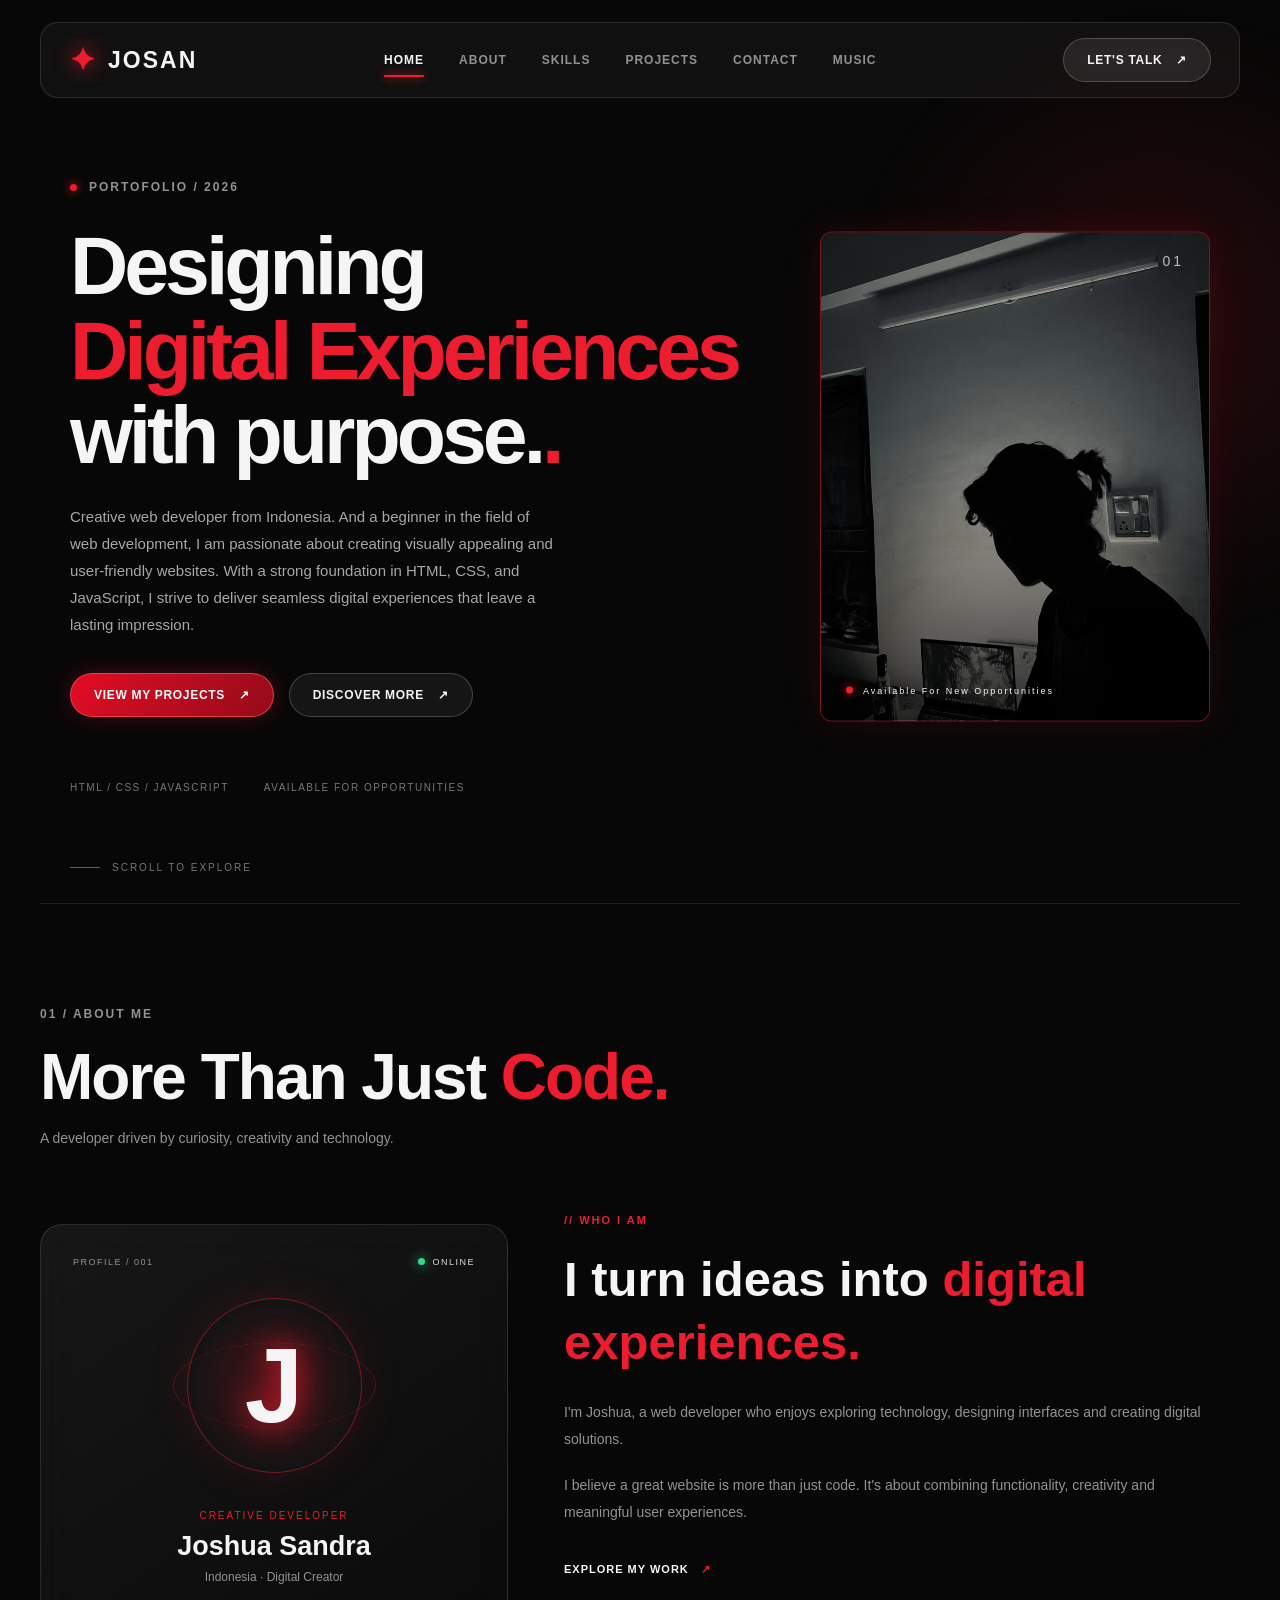
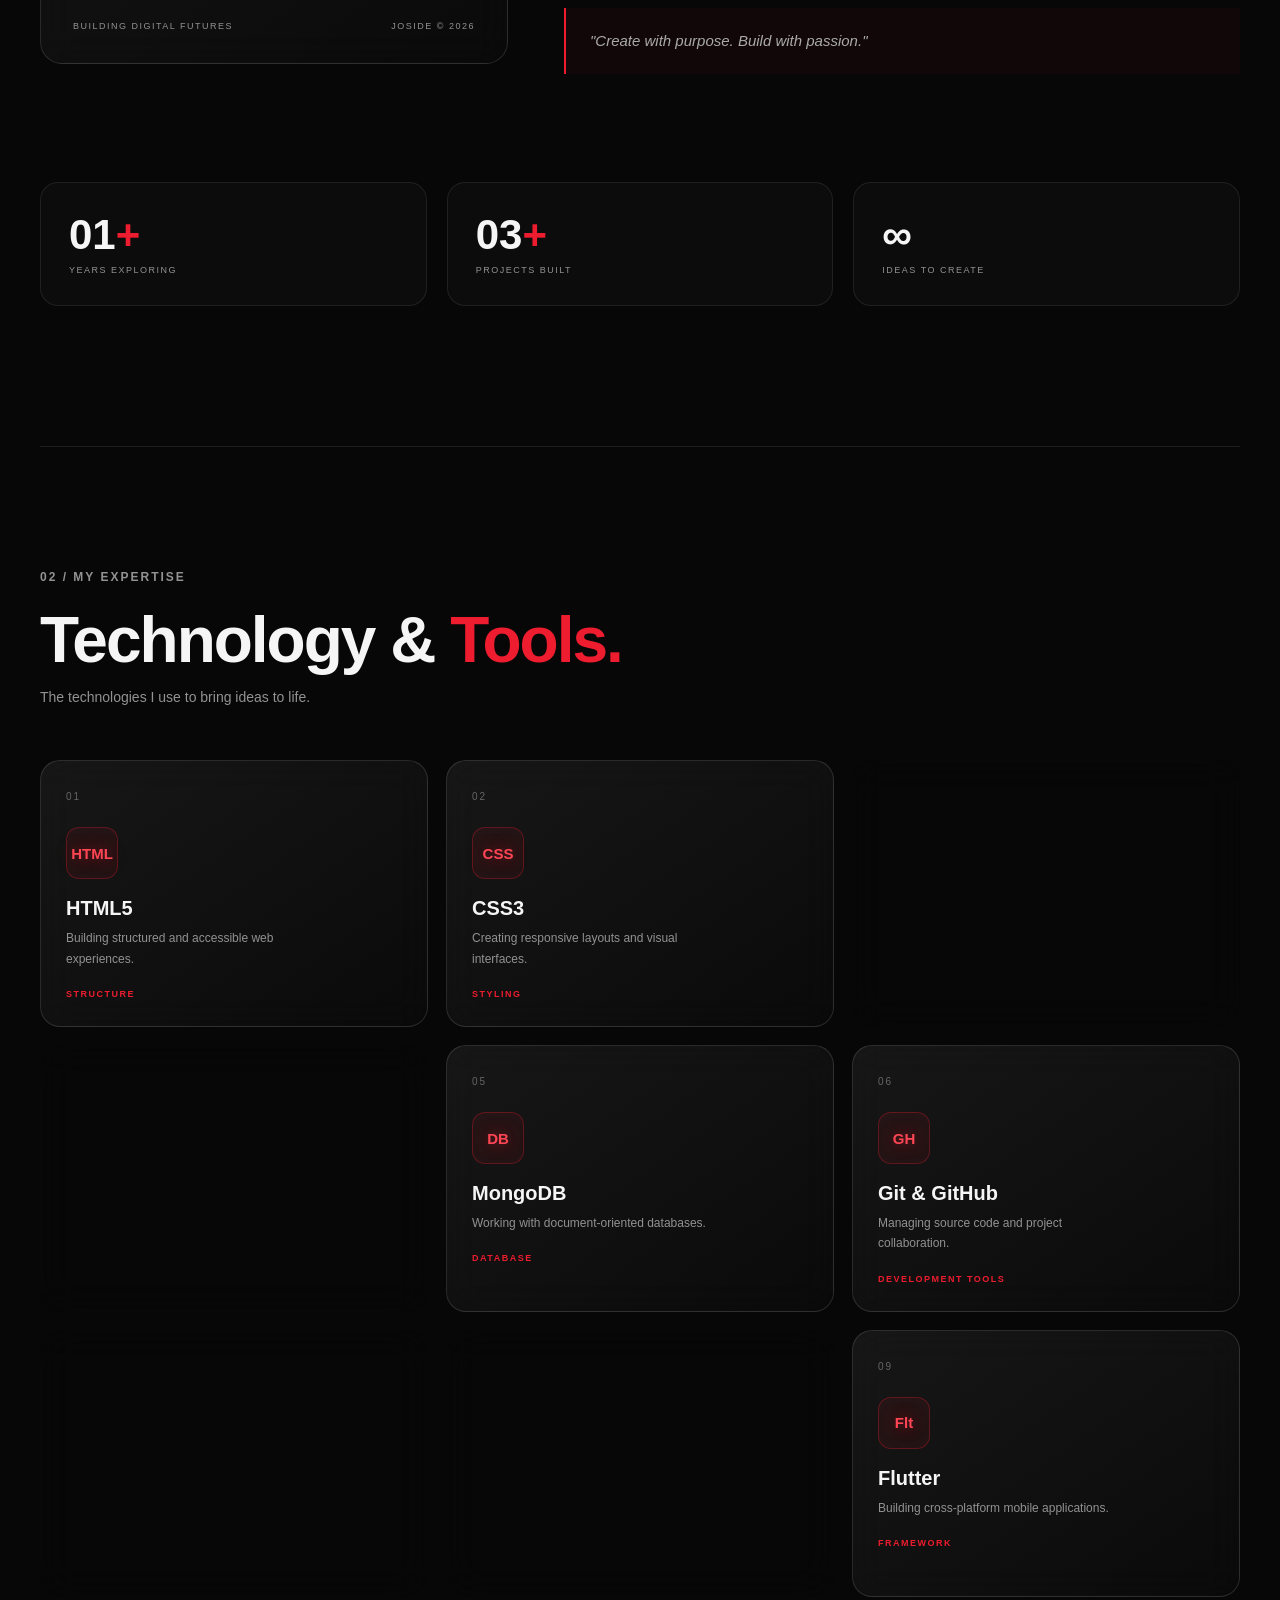
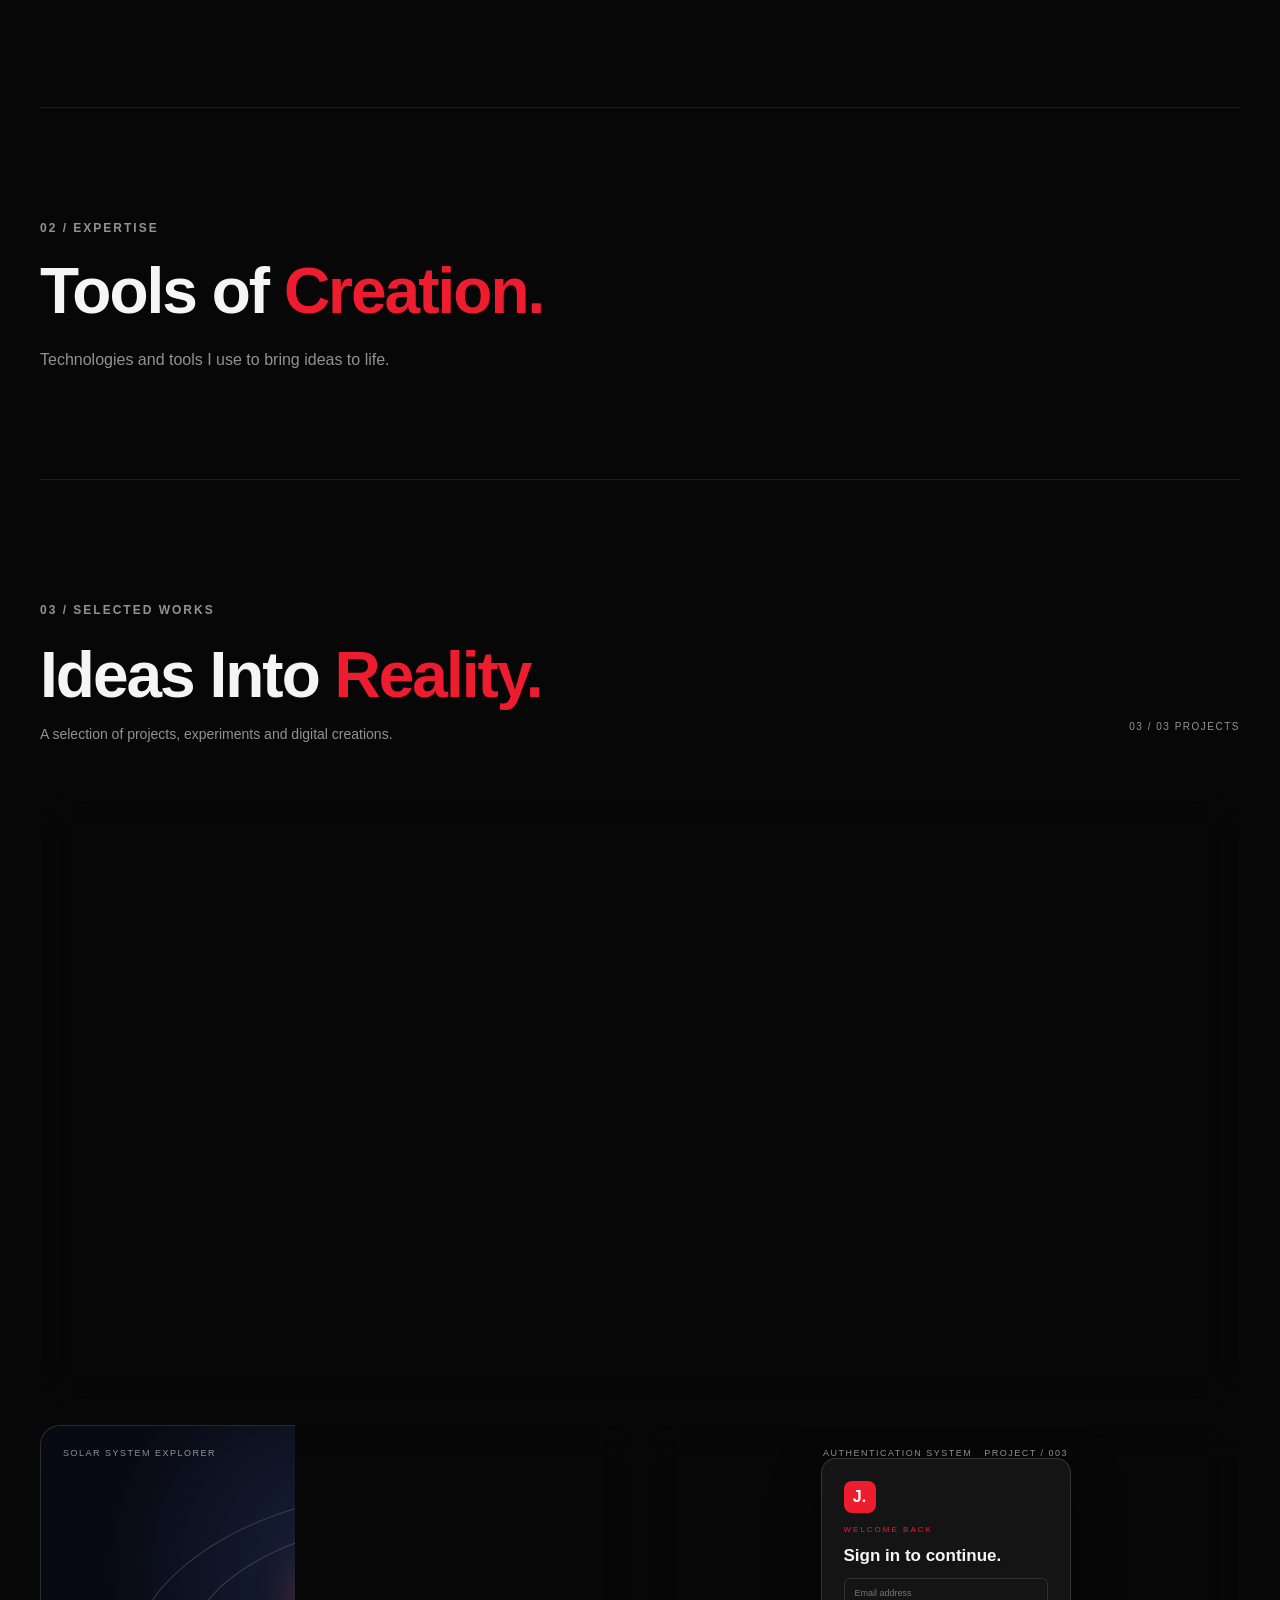
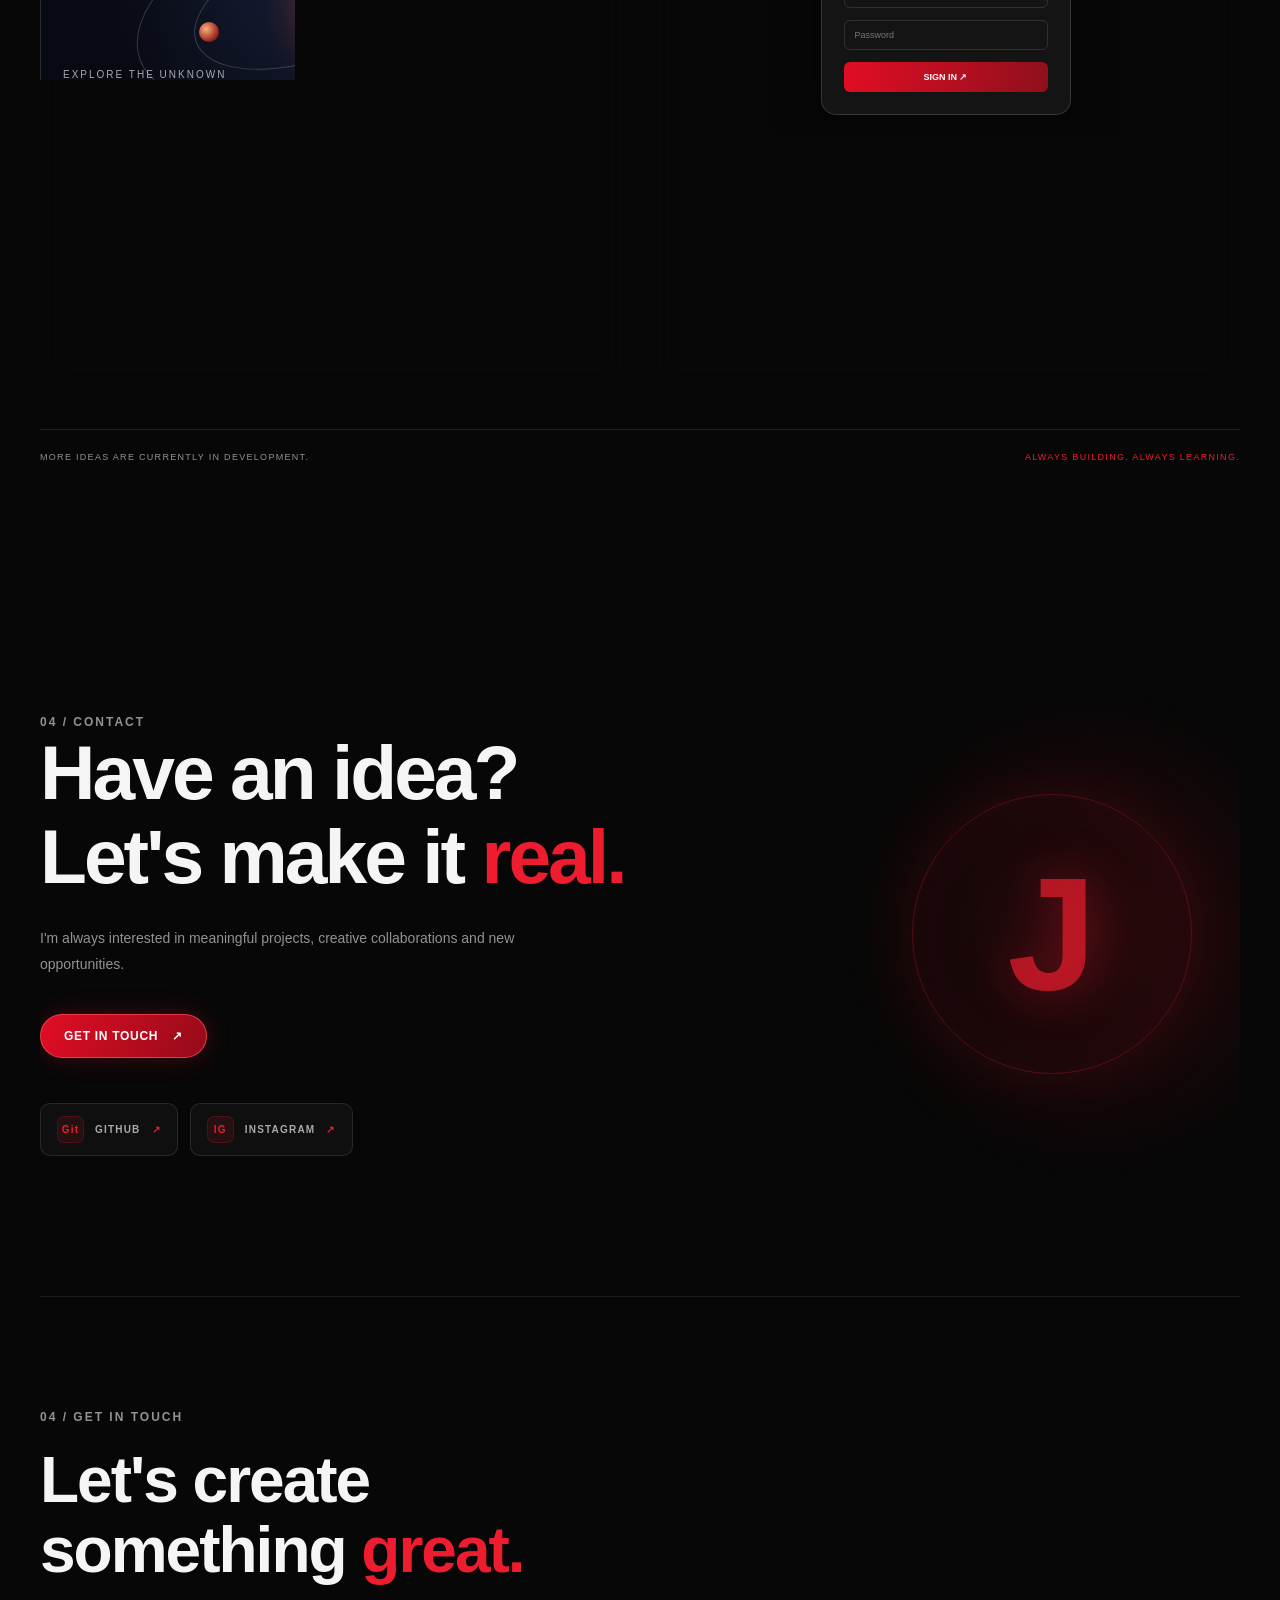
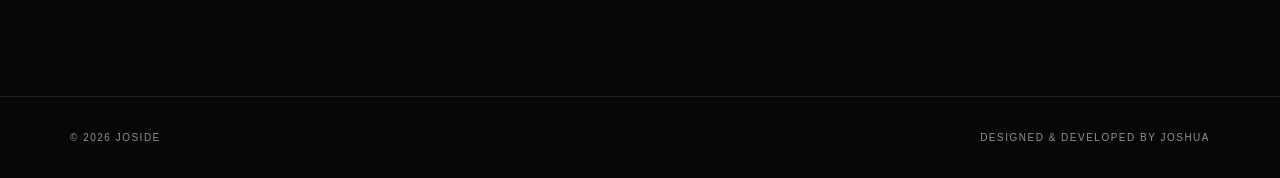
<file: index.html>
<!DOCTYPE html>
<html lang="en">
<head>
    <meta charset="UTF-8">
    <meta name="viewport" content="width=device-width, initial-scale=1.0">

    <meta name="description" content="Personal Portofolio.">
    <meta name="author" content="Josan">

    <title>Jp</title>

    <link rel="preconnect" href="https://fonts.googleapis.com">
    <link rel="preconnect" href="https://fonts.gstatic.com" crossorigin>

    <link href="https://fonts.googleapis.com/css2?family=DM+Sans:wght@400;500;600;700&family=Playfair+Display:wght@400;500;600;700&display=swap" rel="stylesheet">

    <link rel="stylesheet" href="css/style.css">
    <link rel="stylesheet" href="css/responsive.css">
</head>

<body>

    <div class="background-glow"></div>

    <header class="navbar">
        <a href="#home" class="logo">
            <span class="logo-symbol">✦</span>
            JOSAN   
        </a>

        
        <nav class="nav-menu" id="navMenu">
            <a href="#home" class="nav-link">Home</a>
            <a href="#about" class="nav-link">About</a>
            <a href="#skills" class="nav-link">Skills</a>
            <a href="#projects" class="nav-link">Projects</a>
            <a href="#contact" class="nav-link">Contact</a>
            <a href="music.html" class="nav-link">Music</a>
        </nav>

        <a href="#contact" class="nav-cta glass-button">
            Let's talk <span>↗</span>
        </a>

        <button class="menu-toggle" id="menuToggle"
            aria-label="Toggle navigation" aria-expanded="false">
            <span></span>
            <span></span>
        </button>
    </header>

    <main>

        <section class="hero section" id="home">

            <div class="hero-content reveal">
                <div class="eyebrow">
                    <span class="status-dot"></span>
                    PORTOFOLIO / 2026
                </div>

                <h1>
                    Designing<br>
                    <span class="text-red">Digital Experiences</span><br>
                    with purpose.<span class="text-red">.</span>
                </h1>

                <p class="hero-description">
                    Creative web developer from Indonesia.
                    And a beginner in the field of web development, I am passionate about creating visually appealing and user-friendly websites. With a strong foundation in HTML, CSS, and JavaScript, I strive to deliver seamless digital experiences that leave a lasting impression.
                </p>

                <div class="hero-actions">
                    <a href="#projects" class="primary-button">
                        View my projects <span>↗</span>
                    </a>

                    <a href="#about" class="glass-button">
                        Discover more <span>↗</span>
                    </a>
                </div>

                 <div class="hero-meta">
                    <span>HTML / CSS / JAVASCRIPT</span>
                    <span>AVAILABLE FOR OPPORTUNITIES</span>
                </div>
            </div>

            <!-- HERO VISUAL -->
            <div class="hero-visual reveal">
                <div class="hero-image-wrapper">
                    <img
                        src="assets/images/image.png"
                        alt="Hero Image"
                        class="hero-image"
                    />

                    <div class="hero-image-overlay"></div>

                    <div class="hero-image-label">
                        <span class="status-dot"></span>
                        <span>Available For New Opportunities</span>
                    </div>

                    <div class="hero-image-number">01</div>
                </div>
            </div>

            <div class="scroll-indicator">
                <span></span>
                SCROLL TO EXPLORE
            </div>

        </section>

        <!-- ABOUT -->
        
<!-- ABOUT -->
<section class="section about-section" id="about">

    <div class="section-heading reveal">
        <span class="section-index">01 / ABOUT ME</span>
        <h2>More Than Just <span class="text-red">Code.</span></h2>
        <p class="section-subtitle">
            A developer driven by curiosity, creativity and technology.
        </p>
    </div>

    <div class="about-grid">

        <!-- PROFILE PANEL -->
        <div class="about-profile glass-panel reveal">
            <div class="profile-top">
                <span>PROFILE / 001</span>
                <span class="profile-status">
                    <i></i> ONLINE
                </span>
            </div>

            <div class="profile-avatar">
                <span>J</span>
                <div class="avatar-orbit"></div>
            </div>

            <div class="profile-info">
                <span>CREATIVE DEVELOPER</span>
                <h3>Joshua Sandra</h3>
                <p>Indonesia · Digital Creator</p>
            </div>

            <div class="profile-bottom">
                <span>BUILDING DIGITAL FUTURES</span>
                <span>JOSIDE © 2026</span>
            </div>
        </div>

        <!-- ABOUT TEXT -->
        <div class="about-description reveal">
            <span class="mini-label">// WHO I AM</span>

            <h3>
                I turn ideas into
                <span class="text-red">digital experiences.</span>
            </h3>

            <p>
                I'm Joshua, a web developer who enjoys exploring
                technology, designing interfaces and creating
                digital solutions.
            </p>

            <p>
                I believe a great website is more than just code.
                It's about combining functionality, creativity
                and meaningful user experiences.
            </p>

            <a href="#projects" class="text-link">
                EXPLORE MY WORK <span>↗</span>
            </a>

            <div class="about-quote">
                "Create with purpose. Build with passion."
            </div>
        </div>

        <!-- STATS -->
        <div class="about-stats reveal">
            <div class="stat-item">
                <span class="stat-number">01<span>+</span></span>
                <span class="stat-label">YEARS EXPLORING</span>
            </div>

            <div class="stat-item">
                <span class="stat-number">03<span>+</span></span>
                <span class="stat-label">PROJECTS BUILT</span>
            </div>

            <div class="stat-item">
                <span class="stat-number">∞</span>
                <span class="stat-label">IDEAS TO CREATE</span>
            </div>
        </div>

    </div>
</section>


<!-- SKILLS -->
<section class="section skills-section" id="skills">

    <div class="section-heading reveal">
        <span class="section-index">02 / MY EXPERTISE</span>
        <h2>Technology & <span class="text-red">Tools.</span></h2>
        <p class="section-subtitle">
            The technologies I use to bring ideas to life.
        </p>
    </div>

    <div class="skills-grid">

        <article class="skill-card glass-panel reveal">
            <span class="skill-number">01</span>
            <div class="skill-icon">HTML</div>
            <h3>HTML5</h3>
            <p>Building structured and accessible web experiences.</p>
            <span class="skill-category">STRUCTURE</span>
        </article>

        <article class="skill-card glass-panel reveal">
            <span class="skill-number">02</span>
            <div class="skill-icon">CSS</div>
            <h3>CSS3</h3>
            <p>Creating responsive layouts and visual interfaces.</p>
            <span class="skill-category">STYLING</span>
        </article>

        <article class="skill-card glass-panel reveal">
            <span class="skill-number">03</span>
            <div class="skill-icon">JS</div>
            <h3>JavaScript</h3>
            <p>Adding interaction and dynamic website behavior.</p>
            <span class="skill-category">INTERACTION</span>
        </article>

        <article class="skill-card glass-panel reveal">
            <span class="skill-number">04</span>
            <div class="skill-icon">NG</div>
            <h3>Angular</h3>
            <p>Developing component-based web applications.</p>
            <span class="skill-category">FRAMEWORK</span>
        </article>

        <article class="skill-card glass-panel reveal">
            <span class="skill-number">05</span>
            <div class="skill-icon">DB</div>
            <h3>MongoDB</h3>
            <p>Working with document-oriented databases.</p>
            <span class="skill-category">DATABASE</span>
        </article>

        <article class="skill-card glass-panel reveal">
            <span class="skill-number">06</span>
            <div class="skill-icon">GH</div>
            <h3>Git & GitHub</h3>
            <p>Managing source code and project collaboration.</p>
            <span class="skill-category">DEVELOPMENT TOOLS</span>
        </article>

         <article class="skill-card glass-panel reveal">
            <span class="skill-number">07</span>
            <div class="skill-icon">Lvl</div>
            <h3>Laravel</h3>
            <p>Building robust web applications with PHP.</p>
            <span class="skill-category">FRAMEWORK</span>
        </article>

         <article class="skill-card glass-panel reveal">
            <span class="skill-number">08</span>
            <div class="skill-icon">API</div>
            <h3>REST API</h3>
            <p>Designing and implementing RESTful web services.</p>
            <span class="skill-category">DEVELOPMENT TOOLS</span>
        </article>

         <article class="skill-card glass-panel reveal">
            <span class="skill-number">09</span>
            <div class="skill-icon">Flt</div>
            <h3>Flutter</h3>
            <p>Building cross-platform mobile applications.</p>
            <span class="skill-category">FRAMEWORK</span>
        </article>

    </div>
</section>


        <!-- SKILLS -->
        <section class="section content-section" id="skills">
            <div class="section-heading reveal">
                <span class="section-index">02 / EXPERTISE</span>
                <h2>Tools of <span class="text-red">Creation.</span></h2>
            </div>

            <p class="section-placeholder reveal">
                Technologies and tools I use to bring ideas to life.
            </p>
        </section>

        <!-- PROJECTS -->
       
<!-- PROJECTS -->
<section class="section projects-section" id="projects">

    <div class="projects-heading reveal">
        <div>
            <span class="section-index">03 / SELECTED WORKS</span>
            <h2>Ideas Into <span class="text-red">Reality.</span></h2>
            <p class="section-subtitle">
                A selection of projects, experiments and digital creations.
            </p>
        </div>

        <span class="projects-count">03 / 03 PROJECTS</span>
    </div>

    <div class="projects-grid">

        <!-- PROJECT 01 -->
        <article class="project-card project-featured glass-panel reveal">

            <div class="project-preview encyclopedia-preview">
                <div class="preview-topbar">
                    <span>PERSONAL ENCYCLOPEDIA</span>
                    <span>PROJECT / 001</span>
                </div>

                <div class="encyclopedia-content">
                    <span class="preview-label">DISCOVER KNOWLEDGE</span>
                    <h3>Personal<br><span>Encyclopedia.</span></h3>
                    <div class="preview-line"></div>
                    <span class="preview-caption">PEOPLE · HISTORY · KNOWLEDGE</span>
                </div>

                <div class="preview-orb"></div>
                <span class="preview-index">01</span>
            </div>

            <div class="project-info">
                <div class="project-meta">
                    <span>WEB APPLICATION</span>
                    <span>2026</span>
                </div>

                <h3>Personal Encyclopedia</h3>

                <p>
                    A digital encyclopedia platform for exploring
                    people, categories and organized information.
                </p>

                <div class="project-tags">
                    <span>Angular</span>
                    <span>TypeScript</span>
                    <span>MongoDB</span>
                </div>

                <a href="#contact" class="project-link">
                    DISCUSS THIS PROJECT <span>↗</span>
                </a>
            </div>

        </article>


        <!-- PROJECT 02 -->
        <article class="project-card glass-panel reveal">

            <div class="project-preview galaxy-preview">
                <div class="preview-topbar">
                    <span>SOLAR SYSTEM EXPLORER</span>
                    <span>PROJECT / 002</span>
                </div>

                <div class="planet planet-sun"></div>
                <div class="planet planet-earth"></div>
                <div class="planet planet-mars"></div>

                <div class="planet-orbit orbit-earth"></div>
                <div class="planet-orbit orbit-mars"></div>

                <span class="galaxy-caption">EXPLORE THE UNKNOWN</span>
                <span class="preview-index">02</span>
            </div>

            <div class="project-info">
                <div class="project-meta">
                    <span>INTERACTIVE EXPERIENCE</span>
                    <span>2026</span>
                </div>

                <h3>Galaxy Explorer</h3>

                <p>
                    An interactive solar system concept designed
                    to explore planets and discover space.
                </p>

                <div class="project-tags">
                    <span>JavaScript</span>
                    <span>CSS</span>
                    <span>3D Concept</span>
                </div>

                <a href="#contact" class="project-link">
                    DISCUSS THIS PROJECT <span>↗</span>
                </a>
            </div>

        </article>


        <!-- PROJECT 03 -->
        <article class="project-card glass-panel reveal">

            <div class="project-preview auth-preview">
                <div class="preview-topbar">
                    <span>AUTHENTICATION SYSTEM</span>
                    <span>PROJECT / 003</span>
                </div>

                <div class="auth-window">
                    <div class="auth-logo">J.</div>
                    <span>WELCOME BACK</span>
                    <strong>Sign in to continue.</strong>

                    <div class="auth-input">Email address</div>
                    <div class="auth-input">Password</div>

                    <div class="auth-submit">SIGN IN ↗</div>
                </div>

                <span class="preview-index">03</span>
            </div>

            <div class="project-info">
                <div class="project-meta">
                    <span>FULL STACK APPLICATION</span>
                    <span>2026</span>
                </div>

                <h3>Authentication System</h3>

                <p>
                    A secure authentication interface with
                    user registration, login and protected routes.
                </p>

                <div class="project-tags">
                    <span>Angular</span>
                    <span>Node.js</span>
                    <span>Express</span>
                    <span>MongoDB</span>
                    <span>JWT</span>
                    <span>Laravel</span>
                    <span>PHP</span>
                    <span>MySQL</span>
                    <span>REST API</span>
                    <span>Flutter</span>
                </div>

                <a href="#contact" class="project-link">
                    DISCUSS THIS PROJECT <span>↗</span>
                </a>
            </div>

        </article>

    </div>

    <div class="projects-footer reveal">
        <span>MORE IDEAS ARE CURRENTLY IN DEVELOPMENT.</span>
        <span class="text-red">ALWAYS BUILDING. ALWAYS LEARNING.</span>
    </div>

</section>


<!-- CONTACT -->
<section class="section contact-section" id="contact">

    <div class="contact-glow"></div>

    <div class="contact-content reveal">

        <span class="section-index">04 / CONTACT</span>

        <h2>
            Have an idea?<br>
            Let's make it
            <span class="text-red">real.</span>
        </h2>

        <p>
            I'm always interested in meaningful projects,
            creative collaborations and new opportunities.
        </p>

        <a href="mailto:Joshuasandra54@gmail.com"
           class="primary-button contact-button">

           
           GET IN TOUCH <span>↗</span>
        </a>
        
        <div class="contact-socials">

            <a
                href="https://github.com/Yuukii908"
                target="_blank"
                rel="noopener noreferrer"
                class="social-link"
                aria-label="Visit Github Profile"
            >
                <span class="social-icon">Git</span>
                <span>GITHUB</span>
                <span class="social-arrow">↗</span>
            </a>

            <a 
                href="https://www.instagram.com/wirangga.__/"
                target="_blank"
                rel="noopener noreferrer"
                class="social-link"
                aria-label="Visit Instagram Profile"
            >
                <span class="social-icon">IG</span>
                <span>INSTAGRAM</span>
                <span class="social-arrow">↗</span>
            </a>

            <a
                hre
            >

            </a>
        
        </div>


    </div>

    <div class="contact-decoration">
        <span>J</span>
    </div>

</section>


        <!-- CONTACT -->
        <section class="section content-section" id="contact">
            <div class="section-heading reveal">
                <span class="section-index">04 / GET IN TOUCH</span>
                <h2>Let's create<br>something <span class="text-red">great.</span></h2>
            </div>
        </section>

    </main>

    <footer class="footer">
        <span>© 2026 JOSIDE</span>
        <span>DESIGNED & DEVELOPED BY JOSHUA</span>
    </footer>

    <script src="js/main.js"></script>
</body>
</html>
</file>
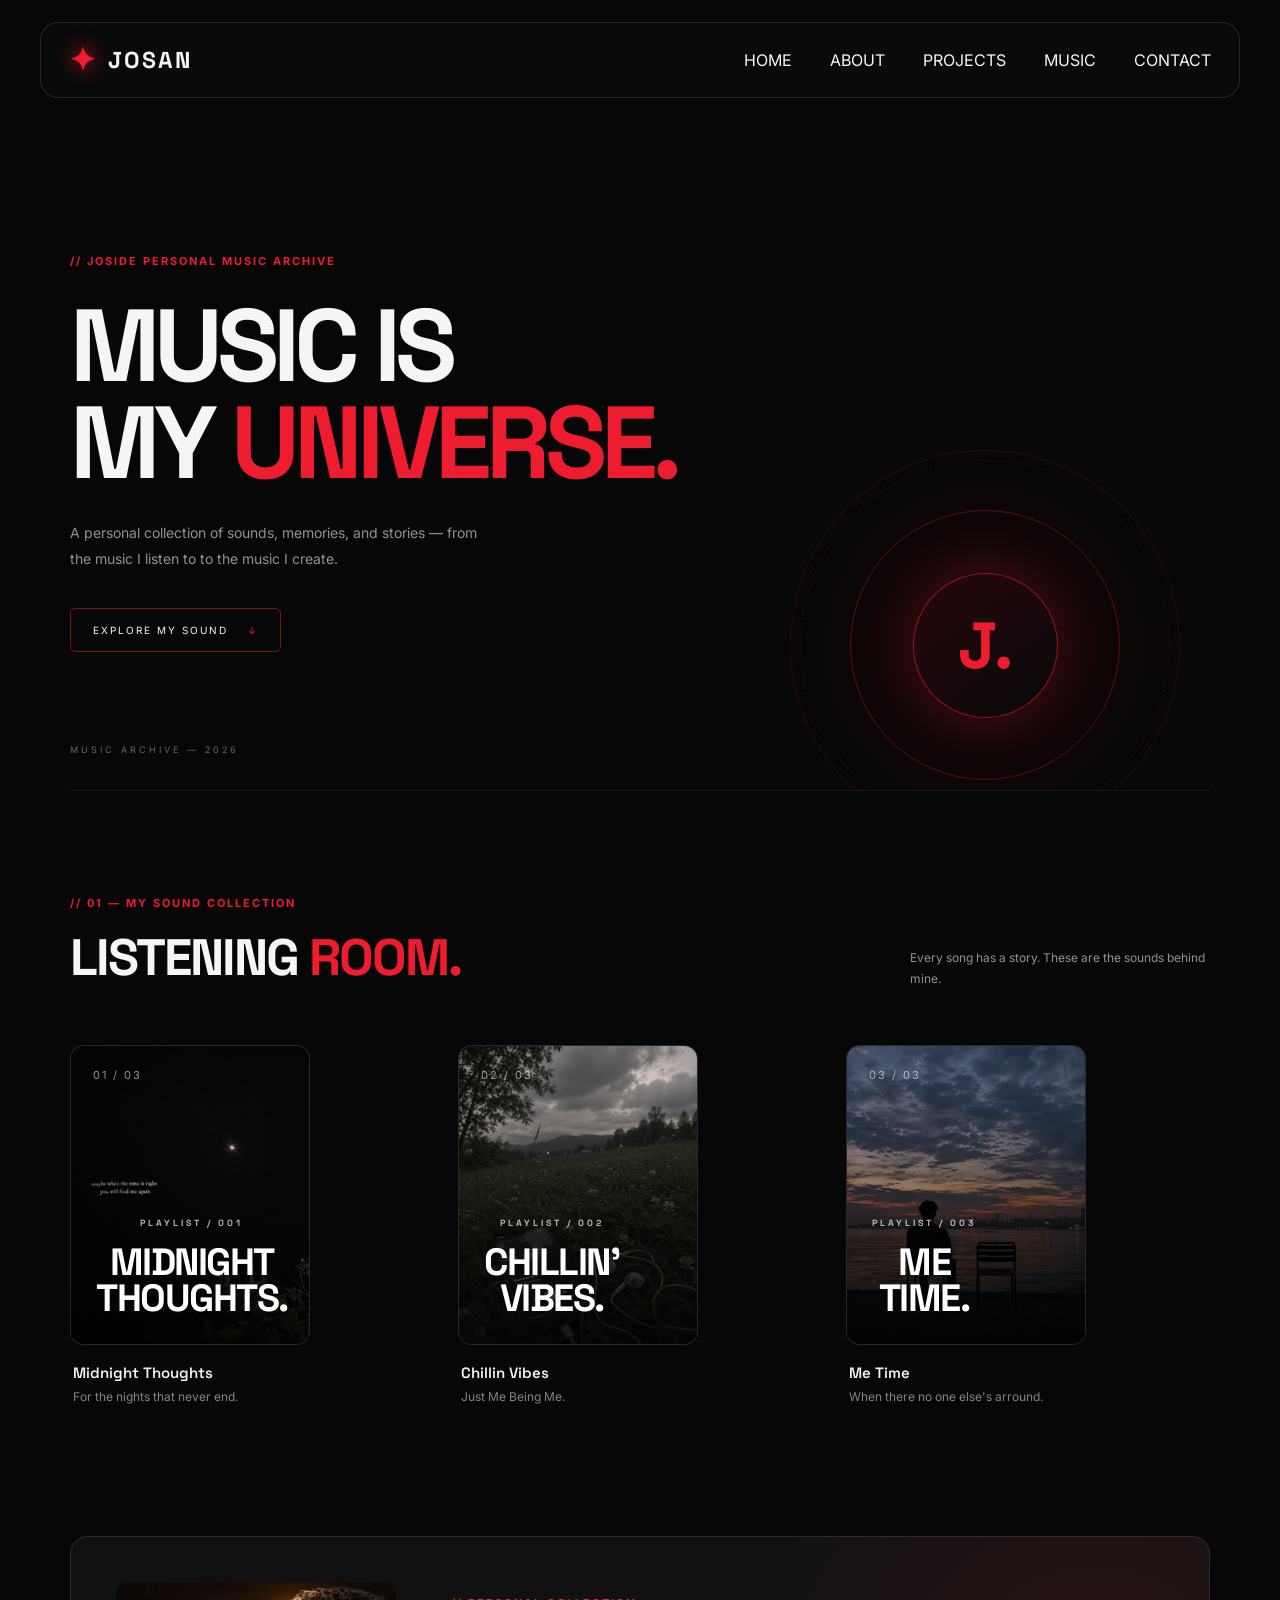
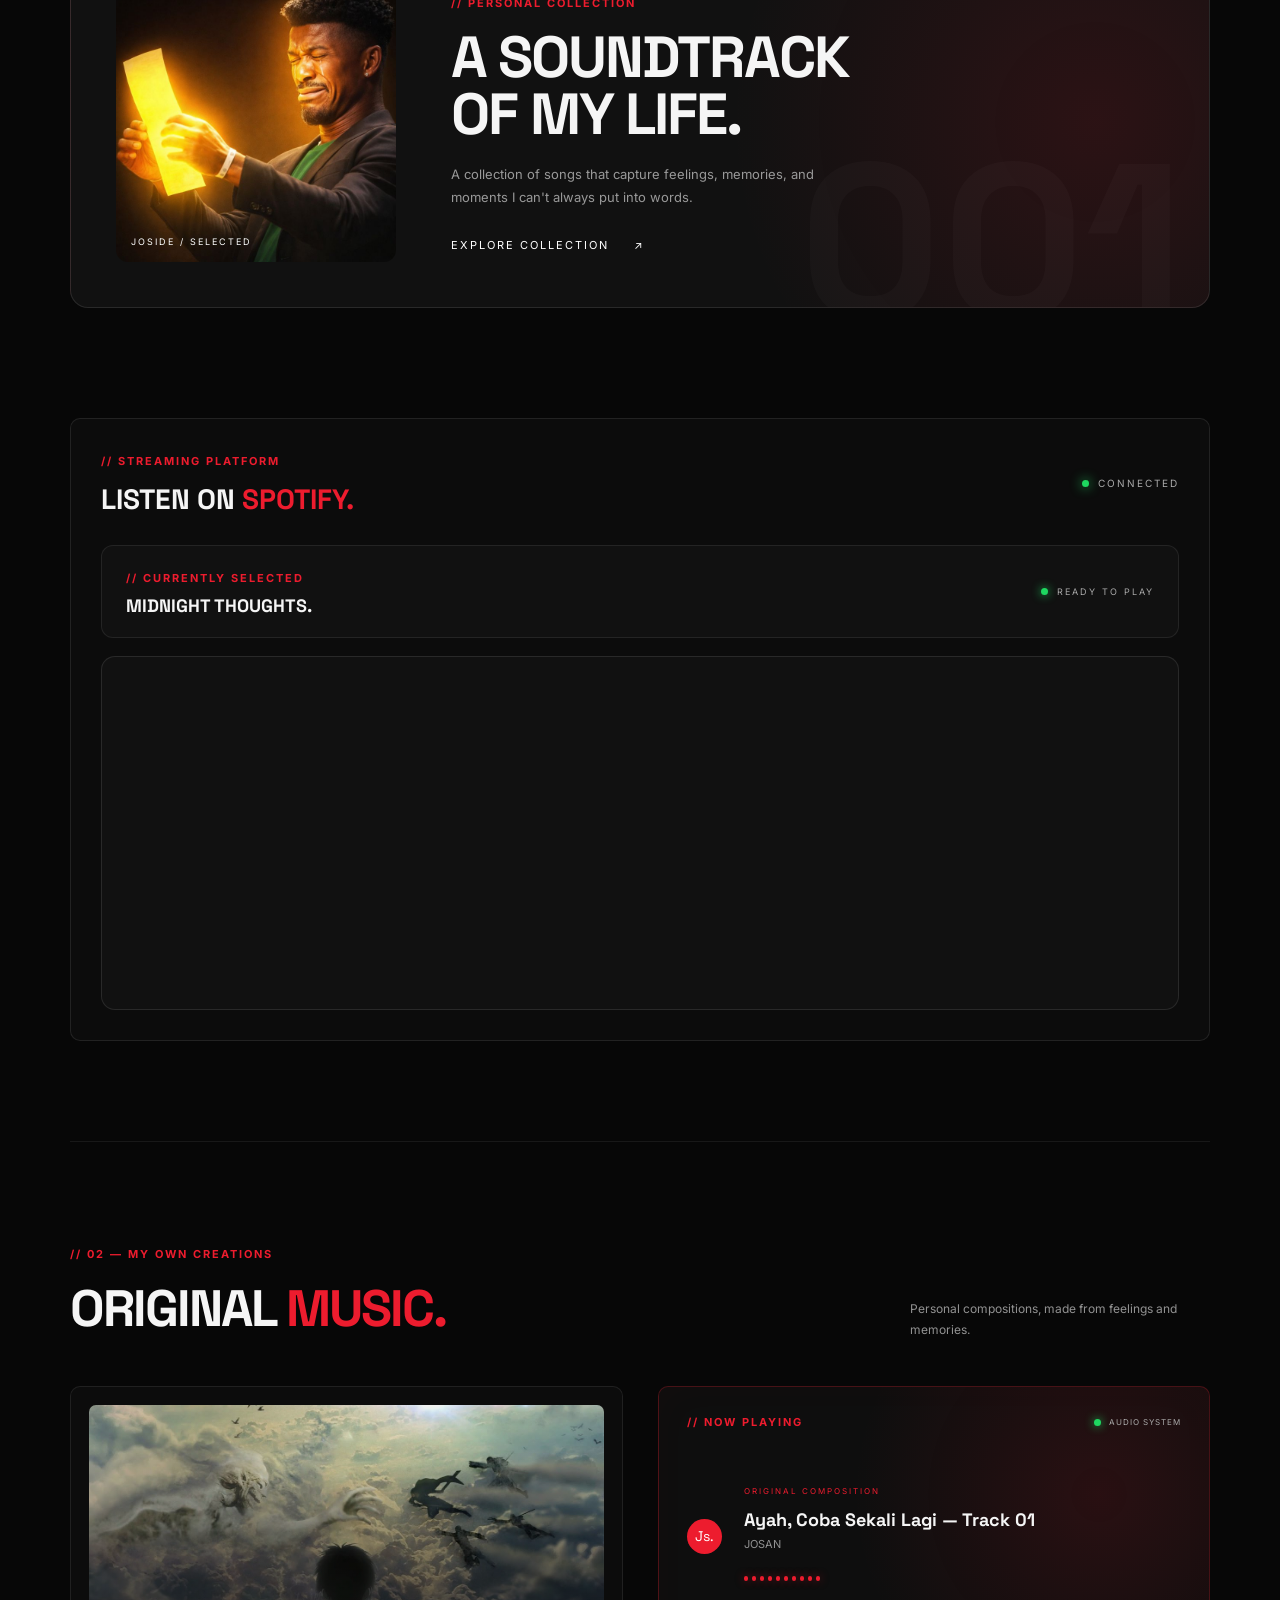
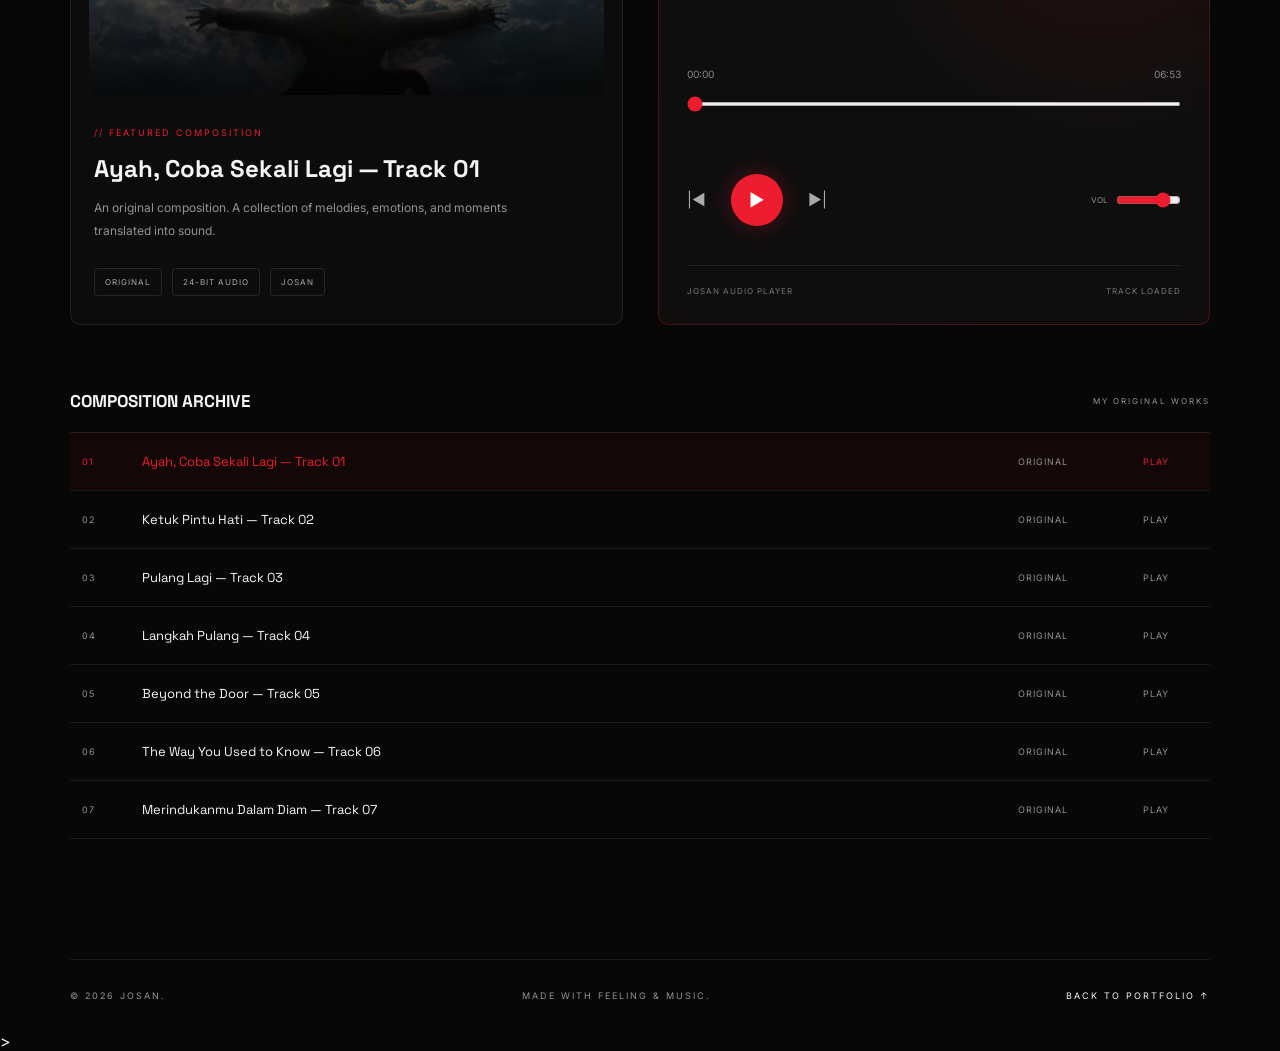
<file: music.html>
<!DOCTYPE html>
<html lang="en">
<head>
    <meta charset="UTF-8">
    <meta name="viewport" content="width=device-width, initial-scale=1.0">

    <title>Music Universe | JOSIDE</title>

    <link rel="stylesheet" href="css/style.css">
    <link rel="stylesheet" href="css/music.css">

    <link rel="preconnect" href="https://fonts.googleapis.com">
    <link rel="preconnect" href="https://fonts.gstatic.com" crossorigin>
    <link href="https://fonts.googleapis.com/css2?family=Inter:wght@400;500;600;700&family=Space+Grotesk:wght@400;500;600;700&display=swap" rel="stylesheet">
</head>

<body class="music-body">

    <!-- NAVBAR -->
    <nav class="navbar music-navbar">
    <a href="index.html" class="logo">
        <span class="logo-symbol">✦</span>
        JOSAN
    </a>


    <button class="menu-toggle" id="menu-toggle" aria-label="Open navigation" aria-expanded="false">
        <span></span>
        <span></span>
        <span></span>
    </button>

    <div class="nav-links" id="nav-links">
        <a href="index.html">HOME</a>
        <a href="index.html#about">ABOUT</a>
        <a href="index.html#projects">PROJECTS</a>
        <a href="music.html" class="active">MUSIC</a>
        <a href="index.html#contact">CONTACT</a>
    </div>
</nav>

    <main class="music-page">

        <!-- HERO -->
        <section class="music-hero" data-reveal>
            <div class="music-hero-content" data-reveal-child>
                <span class="mini-label">// JOSIDE PERSONAL MUSIC ARCHIVE</span>

                <h1>
                    MUSIC IS<br>
                    MY <span>UNIVERSE.</span>
                </h1>

                <p>
                    A personal collection of sounds, memories,
                    and stories — from the music I listen to
                    to the music I create.
                </p>

                <a href="#listening-room" class="music-hero-link">
                    EXPLORE MY SOUND <span>↓</span>
                </a>
            </div>

            <div class="music-hero-art" data-reveal-child>
                <div class="hero-art-orbit orbit-a"></div>
                <div class="hero-art-orbit orbit-b"></div>
                <div class="hero-art-core">J.</div>
                <span class="hero-art-caption">SOUND / 001</span>
            </div>

            <div class="music-hero-index" data-reveal-child>MUSIC ARCHIVE — 2026</div>
        </section>

        <!-- LISTENING ROOM -->
        
<!-- LISTENING ROOM -->
<section class="music-section listening-section" id="listening-room" data-reveal>

    <div class="music-section-heading" data-reveal-child>
        <div>
            <span class="mini-label">// 01 — MY SOUND COLLECTION</span>
            <h2>LISTENING <span>ROOM.</span></h2>
        </div>
        <p>
            Every song has a story.
            These are the sounds behind mine.
        </p>
    </div>

    <!-- PLAYLIST COLLECTION -->
    <div class="playlist-grid">

        <article class="playlist-card" data-reveal-child>
            <a  
                href="https://open.spotify.com/playlist/1v6PIWRIXa0w74gBSZBq18?si=7GgUhBzkTRiZDGwo7xfc8w"
                target="_blank"
                rel="noopener noreferrer"
                class="playlist-cover cover-midnight">

                <img src="assets/images/music/midnight.png" alt="Midnight Thoughts">

                <span class="cover-number">01 / 03</span>
                <div class="cover-overlay"></div>

                <div class="cover-title">
                    <span>PLAYLIST / 001</span>
                    <h3>MIDNIGHT<br>THOUGHTS.</h3>
                </div>
                <span class="cover-play">↗</span>
            </a>
            <div class="playlist-info">
                <div>
                    <h3>Midnight Thoughts</h3>
                    <p>For the nights that never end.</p>
                </div>
            </div>
        </article>

        <article class="playlist-card" data-reveal-child>
            <a 
                href="https://open.spotify.com/playlist/0k0WKMaoZs46MFTYHwZku5?si=4Iu2jX2JT861aQhSHUYKTw"
                target="_blank"
                rel="noopener noreferrer"
                class="playlist-cover cover-chillin">

                <img src="assets/images/music/chillin.png" alt="Chillin Vibes">

                <span class="cover-number">02 / 03</span>

                <div class="cover-overlay"></div>

                <div class="cover-title">

                    <span>PLAYLIST / 002</span>
                    <h3>CHILLIN'<br>VIBES.</h3>
                </div>
                <span class="cover-play">↗</span>
            </a>
            <div class="playlist-info">
                <div>
                    <h3>Chillin Vibes</h3>
                    <p>Just Me Being Me.</p>
                </div>
            </div>
        </article>

        <article class="playlist-card" data-reveal-child>
            <a  
                href="https://open.spotify.com/playlist/4gaa7g86lan7glRbJ30ZSG" 
                target="_blank" 
                rel="noopener noreferrer" 
                class="playlist-cover cover-MeTime">

                <img src="assets/images/music/me-time.png" alt="Me Time">

                <span class="cover-number">03 / 03</span>

                <div class="cover-overlay"></div>

                <div class="cover-title">
                    <span>PLAYLIST / 003</span>
                    <h3>ME<br>TIME.</h3>
                </div>
                <span class="cover-play">↗</span>
            </a>
            <div class="playlist-info">
                <div>
                    <h3>Me Time</h3>
                    <p>When there no one else's arround.</p>
                </div>
            </div>
        </article>

    </div>


    <!-- PLAYLIST DETAIL PANEL -->
<div class="playlist-detail" id="playlist-detail">

    <div class="detail-art">
        <img id="detail-image"
             src="assets/images/music/midnight.png"
             alt="Playlist artwork">
    </div>

    <div class="detail-content">
        <span class="mini-label">// SELECTED PLAYLIST</span>

        <span class="detail-number" id="detail-number">
            PLAYLIST / 001
        </span>

        <h3 id="detail-title">MIDNIGHT THOUGHTS.</h3>

        <p id="detail-description">
            For the nights that never end.
            A collection of sounds for quiet moments.
        </p>

        <div class="detail-actions">
            <a href="https://open.spotify.com/playlist/1v6PIWRIXa0w74gBSZBq18?si=7GgUhBzkTRiZDGwo7xfc8w"
               id="detail-spotify"
               target="_blank"
               rel="noopener noreferrer">
                <span>↗</span> OPEN ON SPOTIFY
            </a>

            <button id="close-detail" type="button">
                CLOSE ×
            </button>
        </div>
    </div>

</div>


    <!-- FEATURED PLAYLIST -->
    <div class="featured-playlist" data-reveal-child>

        <div class="featured-playlist-art">
            <img src="assets/images/music/featured.png" alt="A Soundtrack of My Life">
            <span>JOSIDE / SELECTED</span>
        </div>

        <div class="featured-playlist-info">
            <span class="mini-label">// PERSONAL COLLECTION</span>
            <h3>A SOUNDTRACK<br>OF MY LIFE.</h3>
            <p>
                A collection of songs that capture
                feelings, memories, and moments
                I can't always put into words.
            </p>

           <a
                href="https://open.spotify.com/playlist/4gaa7g86lan7glRbJ30ZSG"
                target="_blank"
                rel="noopener noreferrer"
                class="featured-playlist-link">

                EXPLORE COLLECTION <span>↗</span>
            </a>
        </div>

        <div class="featured-playlist-index">001</div>

    </div>

    <!-- SPOTIFY -->
    <div class="spotify-section" id="spotify-playlist" data-reveal-child>

        <div class="spotify-heading">
            <div>
                <span class="mini-label">// STREAMING PLATFORM</span>
                <h3>LISTEN ON <span>SPOTIFY.</span></h3>
            </div>

            <span class="spotify-status">
                <span></span> CONNECTED
            </span>
        </div>

        
<div class="spotify-now-playing">
    <div>
        <span class="mini-label">// CURRENTLY SELECTED</span>
        <h4 id="spotify-current-title">MIDNIGHT THOUGHTS.</h4>
    </div>

    <span class="spotify-live-indicator">
        <span></span> READY TO PLAY
    </span>
</div>

<div class="spotify-frame" id="spotify-player">
    <iframe
        id="spotify-embed"
        src="https://open.spotify.com/embed/playlist/6Vi0tvHoba0jCajrOJ6ma1?utm_source=generator"
        width="100%"
        height="352"
        frameborder="0"
        allowfullscreen
        allow="autoplay; clipboard-write; encrypted-media; fullscreen; picture-in-picture"
        loading="lazy">
    </iframe>
</div>


    </div>

</section>


        <!-- ORIGINAL MUSIC -->
        <section class="music-section original-section" id="original-music" data-reveal>

            <div class="music-section-heading" data-reveal-child>
                <div>
                    <span class="mini-label">// 02 — MY OWN CREATIONS</span>
                    <h2>ORIGINAL <span>MUSIC.</span></h2>
                </div>

                <p>Personal compositions, made from feelings and memories.</p>
            </div>

            <div class="original-layout" data-reveal-child>

                <!-- FEATURED TRACK -->
                <div class="original-featured">
                    <div class="original-cover">
                        <img
                            src="assets/images/music/original-cover.png"
                            alt="Original music cover"
                            onerror="this.style.display='none'"
                        >

                        <div class="original-cover-fallback">
                            <span>JOSIDE</span>
                            <strong>ORIGINAL<br>SOUND.</strong>
                            <small>COMPOSITION / 001</small>
                        </div>

                        <div class="cover-overlay"></div>
                    </div>

                    <div class="original-details">
                        <span class="music-category">// FEATURED COMPOSITION</span>
                        <h3>Ayah, Coba Sekali Lagi — Track 01</h3>
                        <p>
                            An original composition. A collection of
                            melodies, emotions, and moments translated
                            into sound.
                        </p>

                        <div class="track-meta">
                            <span>ORIGINAL</span>
                            <span>24-BIT AUDIO</span>
                            <span>JOSAN</span>
                        </div>
                    </div>
                </div>

                <!-- CUSTOM PLAYER -->
                <div class="custom-player">

                    <audio id="music-audio" preload="metadata"></audio>

                    <div class="player-top">
                        <span class="mini-label">// NOW PLAYING</span>
                        <span class="player-live">
                            <span></span> AUDIO SYSTEM
                        </span>
                    </div>

                                    
                    <div class="player-track">
                        <div class="player-disc">
                            <div class="disc-center">Js.</div>
                        </div>

                        <div class="player-track-info">
                            <span>ORIGINAL COMPOSITION</span>
                            <h3 id="track-title">Untitled — Track 01</h3>
                            <p id="track-artist">JOSAN</p>

                            <!-- MUSIC VISUALIZER -->
                            <div class="music-visualizer" id="musicVisualizer">
                                <span></span>
                                <span></span>
                                <span></span>
                                <span></span>
                                <span></span>
                                <span></span>
                                <span></span>
                                <span></span>
                                <span></span>
                                <span></span>
                            </div>
                        </div>
                    </div>


                    <div class="player-progress">

                        <div class="progress-time">
                            <span id="current-time">00:00</span>
                            <span id="duration">00:00</span>
                        </div>

                        <input
                            type="range"
                            id="progress-bar"
                            min="0"
                            max="100"
                            value="0"
                            step="0.1"
                            aria-label="Track progress"
                        >

                    </div>



                    <div class="player-controls">
                        <button id="prev-track" aria-label="Previous track">|◀</button>
                        <button id="play-button" class="play-button" aria-label="Play music">▶</button>
                        <button id="next-track" aria-label="Next track">▶|</button>

                        <div class="volume-control">
                            <span>VOL</span>
                            <input
                                type="range"
                                id="volume-bar"
                                min="0"
                                max="1"
                                step="0.01"
                                value="0.8"
                                aria-label="Volume"
                            >
                        </div>
                    </div>

                    <div class="player-bottom">
                        <span>JOSAN AUDIO PLAYER</span>
                        <span id="player-status">SYSTEM READY</span>
                    </div>

                </div>

            </div>

            <!-- TRACK LIST -->
            <div class="tracklist-section" data-reveal-child>
                <div class="tracklist-heading">
                    <h3>COMPOSITION ARCHIVE</h3>
                    <span>MY ORIGINAL WORKS</span>
                </div>

                <button class="track-row active" data-track="0">
                    <span class="track-index">01</span>
                    <span class="track-name">Ayah, Coba Sekali Lagi — Track 01</span>
                    <span class="track-type">ORIGINAL</span>
                    <span class="track-duration">PLAY</span>
                </button>

                <button class="track-row" data-track="1">
                    <span class="track-index">02</span>
                    <span class="track-name">Ketuk Pintu Hati — Track 02</span>
                    <span class="track-type">ORIGINAL</span>
                    <span class="track-duration">PLAY</span>
                </button>

                <button class="track-row" data-track="2">
                    <span class="track-index">03</span>
                    <span class="track-name">Pulang Lagi — Track 03</span>
                    <span class="track-type">ORIGINAL</span>
                    <span class="track-duration">PLAY</span>
                </button>

                <button class="track-row" data-track="3">
                    <span class="track-index">04</span>
                    <span class="track-name">Langkah Pulang — Track 04</span>
                    <span class="track-type">ORIGINAL</span>
                    <span class="track-duration">PLAY</span>
                </button>

                 <button class="track-row" data-track="4">
                    <span class="track-index">05</span>
                    <span class="track-name">Beyond the Door — Track 05</span>
                    <span class="track-type">ORIGINAL</span>
                    <span class="track-duration">PLAY</span>
                </button>
                
                 <button class="track-row" data-track="5">
                    <span class="track-index">06</span>
                    <span class="track-name">The Way You Used to Know — Track 06</span>
                    <span class="track-type">ORIGINAL</span>
                    <span class="track-duration">PLAY</span>
                </button>

                 <button class="track-row" data-track="6">
                    <span class="track-index">07</span>
                    <span class="track-name">Merindukanmu Dalam Diam — Track 07</span>
                    <span class="track-type">ORIGINAL</span>
                    <span class="track-duration">PLAY</span>
                </button>
            </div>

        </section>

        <!-- FOOTER -->
        <footer class="music-footer">
            <span>© 2026 JOSAN.</span>
            <span>MADE WITH FEELING & MUSIC.</span>
            <a href="index.html">BACK TO PORTFOLIO ↑</a>
        </footer>

    </main>

    <script src="js/music.js?v=3"></script>></script>

</body>
</html>
</file>
<file: css/style.css>
/* =========================
   ROOT & DESIGN SYSTEM
========================= */

:root {
    --black: #070707;
    --surface: #101010;
    --white: #f5f5f5;
    --gray: #929292;
    --red: #ed1c2e;
    --red-dark: #8f101c;

    --font-main: 'Inter', sans-serif;
    --font-display: 'Space Grotesk', sans-serif;

    --container: 1440px;
}

/* RESET */

* {
    margin: 0;
    padding: 0;
    box-sizing: border-box;
}

html {
    scroll-behavior: smooth;
    scroll-padding-top: 100px;
}

body {
    background: var(--black);
    color: var(--white);
    font-family: var(--font-main);
    overflow-x: hidden;
}

a {
    color: inherit;
    text-decoration: none;
}

button {
    font: inherit;
}

/* BACKGROUND */

.background-glow {
    position: fixed;
    width: 650px;
    height: 650px;
    top: 0;
    right: -200px;

    background: radial-gradient(
        circle,
        rgba(237, 28, 46, 0.13),
        transparent 70%
    );

    pointer-events: none;
    z-index: -1;
}

/* NAVBAR */

.navbar {
    position: fixed;
    top: 22px;
    left: 50%;
    transform: translateX(-50%);

    width: min(calc(100% - 80px), var(--container));
    height: 76px;

    display: flex;
    align-items: center;
    justify-content: space-between;

    padding: 0 28px;

    background: rgba(255, 255, 255, 0.045);
    border: 1px solid rgba(255, 255, 255, 0.12);
    border-radius: 18px;

    backdrop-filter: blur(20px);
    -webkit-backdrop-filter: blur(20px);

    z-index: 1000;
}

.logo {
    display: flex;
    align-items: center;
    gap: 10px;

    font-family: var(--font-display);
    font-size: 23px;
    font-weight: 700;
    letter-spacing: 2px;
}

.logo-symbol {
    color: var(--red);
    font-size: 32px;
    text-shadow: 0 0 20px var(--red);
}

.nav-menu {
    display: flex;
    align-items: center;
    gap: 35px;
}

.nav-link {
    position: relative;
    color: var(--gray);
    font-size: 12px;
    font-weight: 600;
    text-transform: uppercase;
    letter-spacing: 1px;
    transition: color 0.3s ease;
}

.nav-link:hover,
.nav-link.active {
    color: var(--white);
}

.nav-link.active::after {
    content: "";
    position: absolute;
    left: 0;
    bottom: -10px;

    width: 100%;
    height: 2px;

    background: var(--red);
    box-shadow: 0 0 10px var(--red);
}

/* BUTTONS */

.glass-button,
.primary-button {
    display: inline-flex;
    align-items: center;
    justify-content: center;
    gap: 14px;

    padding: 14px 23px;
    border-radius: 50px;

    font-size: 12px;
    font-weight: 700;
    text-transform: uppercase;
    letter-spacing: 0.7px;

    transition: all 0.3s ease;
}

.glass-button {
    color: var(--white);
    background: rgba(255, 255, 255, 0.06);
    border: 1px solid rgba(255, 255, 255, 0.2);

    backdrop-filter: blur(15px);
}

.glass-button:hover {
    background: rgba(255, 255, 255, 0.14);
    border-color: rgba(237, 28, 46, 0.7);
    transform: translateY(-3px);
    box-shadow: 0 8px 25px rgba(237, 28, 46, 0.15);
}

.primary-button {
    color: white;
    background: linear-gradient(120deg, #e20d24, #940b1a);
    border: 1px solid rgba(255, 80, 90, 0.7);

    box-shadow: 0 0 25px rgba(237, 28, 46, 0.25);
}

.primary-button:hover {
    transform: translateY(-3px);
    box-shadow: 0 0 35px rgba(237, 28, 46, 0.5);
}

/* HERO */

.hero {
    position: relative;
    min-height: 100vh;
    max-width: var(--container);
    margin: auto;

    padding: 180px 70px 110px;

    display: flex;
    align-items: center;
}

.hero-content {
    position: relative;
    max-width: 760px;
    z-index: 2;
}

.eyebrow,
.section-index {
    color: var(--gray);
    font-size: 12px;
    font-weight: 700;
    letter-spacing: 2px;
}

.eyebrow {
    display: flex;
    align-items: center;
    gap: 12px;
    margin-bottom: 30px;
}

.status-dot {
    width: 8px;
    height: 8px;
    border-radius: 50%;
    background: #ed1c2e;
    box-shadow: 0 0 12px #ed1c2e;
}

.hero h1 {
    font-family: var(--font-display);
    font-size: clamp(48px, 6.3vw, 88px);
    line-height: 1.05;
    font-weight: 700;
    letter-spacing: -4px;
}

.text-red {
    color: var(--red);
}

.hero-description {
    max-width: 490px;
    margin-top: 25px;

    color: #a7a7a7;
    font-size: 15px;
    line-height: 1.8;
}

.hero-actions {
    display: flex;
    gap: 15px;
    flex-wrap: wrap;
    margin-top: 35px;
}

.hero-meta {
    display: flex;
    flex-wrap: wrap;
    gap: 35px;
    margin-top: 65px;

    color: #777;
    font-size: 10px;
    letter-spacing: 1.5px;
}

/* HERO VISUAL */

/* ==============================
   HERO PROFILE IMAGE
============================== */

.hero-visual {
    position: absolute;
    right: 70px;
    top: 50%;
    transform: translateY(-45%);
    width: 390px;
    height: 490px;
    z-index: 2;
    animation: heroImageReveal 1s ease forwards;
}

.hero-image-wrapper {
    position: relative;
    width: 100%;
    height: 100%;
    overflow: hidden;
    border: 1px solid rgba(237, 28, 46, 0.5);
    border-radius: 12px;
    background: #101010;

    box-shadow:
        0 0 40px rgba(237, 28, 46, 0.12),
        inset 0 0 30px rgba(237, 28, 46, 0.05);

    transition: transform 0.5s ease,
                box-shadow 0.5s ease;
}

.hero-image-wrapper:hover {
    transform: translateY(-8px);

    box-shadow:
        0 0 60px rgba(237, 28, 46, 0.22),
        0 20px 50px rgba(0, 0, 0, 0.4);
}

.hero-image {
    width: 100%;
    height: 100%;
    object-fit: cover;
    object-position: center;
    display: block;
    filter: grayscale(20%);
    transition: transform 0.7s ease,
                filter 0.7s ease;
}

.hero-image-wrapper:hover .hero-image {
    transform: scale(1.04);
    filter: grayscale(0%);
}

.hero-image-overlay {
    position: absolute;
    inset: 0;

    background: linear-gradient(
        180deg,
        transparent 45%,
        rgba(0, 0, 0, 0.85) 100%
    );

    pointer-events: none;
}

.hero-image-label {
    position: absolute;
    bottom: 25px;
    left: 25px;

    display: flex;
    align-items: center;
    gap: 10px;

    color: #f5f5f5;
    font-size: 9px;
    letter-spacing: 2px;
    z-index: 2;
}

.status-dot {
    width: 7px;
    height: 7px;
    border-radius: 50%;
    background: var(--red);
    box-shadow: 0 0 10px var(--red);
}

.hero-image-number {
    position: absolute;
    top: 20px;
    right: 25px;

    color: rgba(255, 255, 255, 0.7);
    font-family: var(--font-display);
    font-size: 14px;
    letter-spacing: 3px;
    z-index: 2;
}

@keyframes heroImageReveal {
    from {
        opacity: 0;
        transform: translate(40px, -45%);
    }

    to {
        opacity: 1;
        transform: translate(0, -45%);
    }
}

/* SCROLL INDICATOR */

.scroll-indicator {
    position: absolute;
    bottom: 30px;
    left: 70px;

    display: flex;
    align-items: center;
    gap: 12px;

    color: #777;
    font-size: 10px;
    letter-spacing: 2px;
}

.scroll-indicator span {
    width: 30px;
    height: 1px;
    background: var(--red);
}

/* CONTENT SECTIONS */

/* =========================================
   GLOBAL CONTENT SECTIONS
========================================= */

.content-section,
.about-section,
.skills-section,
.projects-section {
    width: min(calc(100% - 80px), var(--container));
    margin-inline: auto;
    padding: 110px 0;

    box-sizing: border-box;
    border-top: 1px solid rgba(255, 255, 255, 0.09);
}

.section-heading h2 {
    position: static;
    margin-top: 20px;

    font-family: var(--font-display);
    font-size: clamp(40px, 5vw, 65px);
    line-height: 1.1;
    letter-spacing: -2px;
}

.section-placeholder {
    margin-top: 25px;
    color: var(--gray);
}

/* FOOTER */

.footer {
    display: flex;
    justify-content: space-between;
    gap: 20px;

    padding: 35px 70px;

    border-top: 1px solid rgba(255, 255, 255, 0.1);

    color: var(--gray);
    font-size: 10px;
    letter-spacing: 1.5px;
}

/* REVEAL ANIMATION */

.reveal {
    opacity: 0;
    transform: translateY(45px);
    filter: blur(8px);

    transition:
        opacity 0.8s ease,
        transform 0.8s ease,
        filter 0.8s ease;
}

.reveal.active {
    opacity: 1;
    transform: translateY(0);
    filter: blur(0);;
}

@media (prefers-reduced-motion: reduce) {
    *,
    *::before,
    *::after {
        scroll-behavior: auto !important;
        animation-duration: 0.01ms !important;
        transition-duration: 0.01ms !important;
    }

    .reveal {
        opacity: 1;
        transform: none;
        filter: none;
    }
}


/* =========================
   GLASS PANEL
========================= */

.glass-panel {
    background: linear-gradient(
        145deg,
        rgba(255, 255, 255, 0.065),
        rgba(255, 255, 255, 0.015)
    );

    border: 1px solid rgba(255, 255, 255, 0.12);
    backdrop-filter: blur(18px);
    -webkit-backdrop-filter: blur(18px);

    border-radius: 20px;
    position: relative;
    overflow: hidden;
}

.glass-panel::before {
    content: "";
    position: absolute;
    inset: 0;
    background: linear-gradient(
        120deg,
        transparent 30%,
        rgba(255, 255, 255, 0.045),
        transparent 70%
    );
    transform: translateX(-100%);
    transition: transform 0.7s ease;
    pointer-events: none;
}

.glass-panel:hover::before {
    transform: translateX(100%);
}

/* =========================
   SECTION SUBTITLE
========================= */

.section-subtitle {
    color: var(--gray);
    font-size: 14px;
    margin-top: 14px;
    max-width: 550px;
}

/* =========================
   ABOUT SECTION
========================= */

/* =========================================
   ABOUT SECTION
========================================= */

.about-section {
    padding-top: 120px;
}

.about-grid {
    display: grid;
    grid-template-columns: minmax(0, 0.9fr) minmax(0, 1.3fr);

    gap: clamp(30px, 4vw, 56px);
    align-items: center;

    margin-top: 50px;
    padding: 0;
}

/* PROFILE */

.about-profile {
    min-width: 0;
    min-height: 440px;
    padding: 32px;

    display: flex;
    flex-direction: column;
    justify-content: space-between;

    border-radius: 20px;
}

/* DESCRIPTION */

.about-description {
    min-width: 0;
    padding: 20px 0;

    display: flex;
    flex-direction: column;
    justify-content: center;
}

.about-description h3 {
    font-family: var(--font-display);
    font-size: clamp(30px, 3.5vw, 46px);
    line-height: 1.25;
    margin: 22px 0;
}

.about-description p {
    max-width: 600px;
    margin-bottom: 18px;

    color: var(--gray);
    font-size: 14px;
    line-height: 1.9;
}

/* QUOTE */

.about-quote {
    margin-top: 30px;
    padding: 18px 22px;

    border-left: 2px solid var(--red);
    background: rgba(237, 28, 46, 0.045);

    color: #aaa;
    font-family: var(--font-display);
    font-style: italic;
    font-size: 15px;
    line-height: 1.7;
}

/* STATISTICS */

.about-stats {
    grid-column: 1 / -1;

    display: grid;
    grid-template-columns: repeat(3, minmax(0, 1fr));

    gap: 20px;
    margin-top: 20px;
}

.stat-item {
    min-width: 0;
    padding: 28px;

    background: rgba(255, 255, 255, 0.025);
    border: 1px solid rgba(255, 255, 255, 0.08);
    border-radius: 16px;
}

/* PROFILE */

.about-profile {
    min-height: 440px;
    padding: 25px;

    display: flex;
    flex-direction: column;
    justify-content: space-between;
}

.profile-top,
.profile-bottom {
    display: flex;
    align-items: center;
    justify-content: space-between;
    gap: 10px;

    color: var(--gray);
    font-size: 9px;
    letter-spacing: 1.5px;
}

.profile-status {
    display: flex;
    align-items: center;
    gap: 7px;
    color: #ddd;
}

.profile-status i {
    width: 7px;
    height: 7px;
    background: #35d58a;
    border-radius: 50%;
    box-shadow: 0 0 12px #35d58a;
}

.profile-avatar {
    position: relative;
    width: 175px;
    height: 175px;
    margin: 20px auto;

    display: grid;
    place-items: center;

    border-radius: 50%;
    border: 1px solid rgba(237, 28, 46, 0.5);

    background: radial-gradient(
        circle,
        rgba(237, 28, 46, 0.25),
        rgba(20, 20, 20, 0.9) 70%
    );

    box-shadow: 0 0 45px rgba(237, 28, 46, 0.12);
}

.profile-avatar > span {
    font-family: var(--font-display);
    font-size: 105px;
    font-weight: 700;
    text-shadow: 0 0 30px var(--red);
}

.avatar-orbit {
    position: absolute;
    inset: -15px;
    border: 1px solid rgba(237, 28, 46, 0.3);
    border-radius: 50%;
    transform: rotateX(65deg);
}

.profile-info {
    text-align: center;
    margin-bottom: 25px;
}

.profile-info > span {
    color: var(--red);
    font-size: 10px;
    letter-spacing: 2px;
}

.profile-info h3 {
    font-family: var(--font-display);
    font-size: 27px;
    margin: 8px 0;
}

.profile-info p {
    color: var(--gray);
    font-size: 12px;
}

/* ABOUT DESCRIPTION */

.about-description {
    padding: 35px 25px;
    display: flex;
    flex-direction: column;
    justify-content: center;
}

.mini-label {
    color: var(--red);
    font-size: 11px;
    letter-spacing: 2px;
    font-weight: 700;
}

.about-description h3 {
    font-family: var(--font-display);
    font-size: clamp(34px, 4vw, 49px);
    line-height: 1.2;
    margin: 22px 0;
}

.about-description p {
    color: var(--gray);
    font-size: 14px;
    line-height: 1.9;
    margin-bottom: 16px;
    max-width: 580px;
}

.text-link {
    width: fit-content;
    margin-top: 18px;
    color: var(--white);
    font-size: 11px;
    font-weight: 700;
    letter-spacing: 1px;
    transition: color 0.3s ease;
}

.text-link span {
    color: var(--red);
    margin-left: 8px;
}

.text-link:hover {
    color: var(--red);
}

.about-quote {
    margin-top: 35px;
    padding: 15px 20px;
    border-left: 2px solid var(--red);

    background: rgba(237, 28, 46, 0.045);

    color: #aaa;
    font-family: var(--font-display);
    font-style: italic;
    font-size: 15px;
}

/* ABOUT STATS */

.about-stats {
    grid-column: 1 / -1;

    display: grid;
    grid-template-columns: repeat(3, 1fr);
    gap: 15px;
    margin-top: 5px;
}

.stat-item {
    padding: 25px;
    background: rgba(255, 255, 255, 0.025);
    border: 1px solid rgba(255, 255, 255, 0.08);
    border-radius: 15px;
}

.stat-number {
    display: block;
    font-family: var(--font-display);
    font-size: 42px;
    font-weight: 700;
}

.stat-number span {
    color: var(--red);
}

.stat-label {
    color: var(--gray);
    font-size: 9px;
    letter-spacing: 1.5px;
}

/* =========================
   SKILLS SECTION
========================= */

.skills-section {
    padding-top: 120px;
}

.skills-grid {
    display: grid;
    grid-template-columns: repeat(3, 1fr);
    gap: 18px;
    margin-top: 55px;
}

.skill-card {
    min-height: 240px;
    padding: 25px;

    transition:
        transform 0.35s ease,
        border-color 0.35s ease,
        box-shadow 0.35s ease;
}

.skill-card:hover {
    transform: translateY(-9px);
    border-color: rgba(237, 28, 46, 0.55);
    box-shadow: 0 15px 40px rgba(237, 28, 46, 0.09);
}

.skill-number {
    color: #656565;
    font-size: 10px;
    letter-spacing: 2px;
}

.skill-icon {
    width: 52px;
    height: 52px;
    margin: 23px 0 18px;

    display: grid;
    place-items: center;

    border-radius: 13px;
    border: 1px solid rgba(237, 28, 46, 0.3);

    background: rgba(237, 28, 46, 0.08);
    color: #ff4655;

    font-family: var(--font-display);
    font-weight: 700;
    font-size: 15px;

    text-shadow: 0 0 15px rgba(237, 28, 46, 0.5);
}

.skill-card h3 {
    font-family: var(--font-display);
    font-size: 20px;
    margin-bottom: 8px;
}

.skill-card p {
    color: var(--gray);
    font-size: 12px;
    line-height: 1.7;
    max-width: 250px;
}

.skill-category {
    display: inline-block;
    margin-top: 20px;
    color: var(--red);
    font-size: 9px;
    font-weight: 700;
    letter-spacing: 1.5px;
}

/* STAGGERED REVEAL */

.about-grid .reveal:nth-child(2),
.skills-grid .reveal:nth-child(2) {
    transition-delay: 0.12s;
}

.skills-grid .reveal:nth-child(3) {
    transition-delay: 0.20s;
}

.skills-grid .reveal:nth-child(4) {
    transition-delay: 0.08s;
}

.skills-grid .reveal:nth-child(5) {
    transition-delay: 0.16s;
}

.skills-grid .reveal:nth-child(6) {
    transition-delay: 0.24s;
}


/* =========================
   PROJECT SHOWCASE
========================= */

.projects-section {
    padding-top: 120px;
}

.projects-heading {
    display: flex;
    justify-content: space-between;
    align-items: end;
    gap: 25px;
}

.projects-heading h2 {
    margin-top: 20px;
    font-family: var(--font-display);
    font-size: clamp(40px, 5vw, 65px);
    letter-spacing: -2px;
}

.projects-count {
    color: var(--gray);
    font-size: 10px;
    letter-spacing: 1.5px;
    padding-bottom: 10px;
}

.projects-grid {
    display: grid;
    grid-template-columns: repeat(2, minmax(0, 1fr));
    gap: 22px;
    margin-top: 55px;
}

.project-card {
    transition:
        transform 0.35s ease,
        border-color 0.35s ease,
        box-shadow 0.35s ease;
}

.project-card:hover {
    transform: translateY(-7px);
    border-color: rgba(237, 28, 46, 0.55);
    box-shadow: 0 18px 45px rgba(237, 28, 46, 0.09);
}

.project-featured {
    grid-column: 1 / -1;
}

.project-preview {
    position: relative;
    min-height: 280px;
    padding: 22px;
    overflow: hidden;

    background: #101010;
    border-bottom: 1px solid rgba(255,255,255,.1);
}

.project-featured .project-preview {
    min-height: 380px;
}

.preview-topbar {
    position: relative;
    z-index: 3;

    display: flex;
    justify-content: space-between;
    gap: 12px;

    color: rgba(255,255,255,.55);
    font-size: 9px;
    letter-spacing: 1.5px;
}

.preview-index {
    position: absolute;
    right: 22px;
    bottom: 18px;

    color: rgba(255,255,255,.4);
    font-family: var(--font-display);
    font-size: 45px;
    font-weight: 700;
}

/* PERSONAL ENCYCLOPEDIA PREVIEW */

.encyclopedia-preview {
    background:
        radial-gradient(
            circle at 80% 55%,
            rgba(237,28,46,.22),
            transparent 35%
        ),
        linear-gradient(135deg, #151515, #080808);
}

.encyclopedia-content {
    position: relative;
    z-index: 2;
    margin-top: 65px;
}

.preview-label {
    color: var(--red);
    font-size: 10px;
    letter-spacing: 3px;
}

.encyclopedia-content h3 {
    margin-top: 14px;
    font-family: var(--font-display);
    font-size: clamp(42px, 6vw, 78px);
    line-height: 1;
    letter-spacing: -3px;
}

.encyclopedia-content h3 span {
    color: var(--red);
    font-style: italic;
}

.preview-line {
    width: 90px;
    height: 2px;
    margin: 25px 0 14px;
    background: var(--red);
    box-shadow: 0 0 15px var(--red);
}

.preview-caption {
    color: var(--gray);
    font-size: 9px;
    letter-spacing: 2px;
}

.preview-orb {
    position: absolute;
    width: 280px;
    height: 280px;
    right: 12%;
    top: 20%;

    border: 1px solid rgba(237,28,46,.3);
    border-radius: 50%;

    background: radial-gradient(
        circle at 35% 35%,
        rgba(237,28,46,.18),
        transparent 65%
    );

    box-shadow: 0 0 70px rgba(237,28,46,.12);
}

/* GALAXY PREVIEW */

.galaxy-preview {
    background:
        radial-gradient(circle at 50% 50%, #18213b, #080a13 70%);
}

.planet {
    position: absolute;
    border-radius: 50%;
}

.planet-sun {
    width: 95px;
    height: 95px;
    top: 48%;
    left: 45%;

    background: radial-gradient(circle, #ffb16c, #c42a21 70%);
    box-shadow: 0 0 45px rgba(255,75,35,.55);
}

.planet-earth {
    width: 30px;
    height: 30px;
    top: 36%;
    left: 70%;

    background: radial-gradient(circle at 35% 30%, #8bd7ff, #17518e 70%);
    box-shadow: 0 0 20px rgba(60,150,255,.5);
}

.planet-mars {
    width: 20px;
    height: 20px;
    top: 70%;
    left: 27%;

    background: radial-gradient(circle at 35% 35%, #ffab7c, #8e2117 70%);
}

.planet-orbit {
    position: absolute;
    border: 1px solid rgba(255,255,255,.18);
    border-radius: 50%;
    transform: rotate(-20deg);
}

.orbit-earth {
    width: 260px;
    height: 120px;
    top: 40%;
    left: 25%;
}

.orbit-mars {
    width: 350px;
    height: 180px;
    top: 30%;
    left: 15%;
}

.galaxy-caption {
    position: absolute;
    left: 22px;
    bottom: 25px;

    color: rgba(255,255,255,.65);
    font-size: 10px;
    letter-spacing: 2px;
}

/* AUTH PREVIEW */

.auth-preview {
    display: grid;
    place-items: center;

    background:
        radial-gradient(circle at 50% 50%, rgba(237,28,46,.16), transparent 60%),
        #090909;
}

.auth-window {
    width: min(250px, 85%);
    padding: 22px;

    display: flex;
    flex-direction: column;
    gap: 12px;

    background: rgba(255,255,255,.055);
    border: 1px solid rgba(255,255,255,.15);
    border-radius: 15px;

    backdrop-filter: blur(15px);
    box-shadow: 0 15px 50px rgba(0,0,0,.4);
}

.auth-logo {
    width: 32px;
    height: 32px;
    display: grid;
    place-items: center;

    color: white;
    background: var(--red);
    border-radius: 8px;
    font-weight: 800;
}

.auth-window > span {
    color: var(--red);
    font-size: 8px;
    letter-spacing: 2px;
}

.auth-window strong {
    font-family: var(--font-display);
    font-size: 17px;
}

.auth-input {
    padding: 9px 10px;
    border: 1px solid rgba(255,255,255,.12);
    border-radius: 6px;

    color: #777;
    font-size: 9px;
}

.auth-submit {
    padding: 10px;
    text-align: center;
    border-radius: 6px;

    background: linear-gradient(100deg, #e20d24, #8f101c);
    color: white;
    font-size: 9px;
    font-weight: 700;
}

/* PROJECT INFORMATION */

.project-info {
    padding: 25px;
}

.project-meta {
    display: flex;
    justify-content: space-between;
    gap: 10px;

    color: var(--red);
    font-size: 9px;
    letter-spacing: 1.4px;
}

.project-info h3 {
    margin-top: 18px;
    font-family: var(--font-display);
    font-size: 25px;
}

.project-info p {
    max-width: 550px;
    margin-top: 10px;

    color: var(--gray);
    font-size: 13px;
    line-height: 1.8;
}

.project-tags {
    display: flex;
    flex-wrap: wrap;
    gap: 8px;
    margin-top: 20px;
}

.project-tags span {
    padding: 7px 11px;
    border: 1px solid rgba(255,255,255,.12);
    border-radius: 30px;

    color: #bbb;
    font-size: 10px;
}

.project-link {
    display: inline-flex;
    gap: 10px;
    align-items: center;

    margin-top: 24px;
    color: var(--white);

    font-size: 10px;
    font-weight: 700;
    letter-spacing: 1.2px;

    transition: color .3s ease;
}

.project-link span {
    color: var(--red);
}

.project-link:hover {
    color: var(--red);
}

.projects-footer {
    display: flex;
    justify-content: space-between;
    flex-wrap: wrap;
    gap: 15px;

    margin-top: 30px;
    padding-top: 22px;
    border-top: 1px solid rgba(255,255,255,.1);

    color: var(--gray);
    font-size: 9px;
    letter-spacing: 1.3px;
}


/* =========================================
   CONTACT SECTION
========================================= */

.contact-section {
    position: relative;

    width: min(calc(100% - 80px), var(--container));
    min-height: 620px;

    margin-inline: auto;
    padding: 110px 0;

    display: flex;
    align-items: center;

    box-sizing: border-box;
    overflow: hidden;
}

/* CONTACT CONTENT */

.contact-content {
    position: relative;
    z-index: 2;

    width: 65%;
    max-width: 760px;
    padding: 30px 0;
}

.contact-content .mini-label {
    display: inline-block;
    margin-bottom: 20px;
}

.contact-content h2 {
    max-width: 700px;
    margin: 0;

    font-family: var(--font-display);
    font-size: clamp(48px, 6vw, 82px);
    line-height: 1.1;
    letter-spacing: -3px;
}

.contact-content p {
    max-width: 480px;
    margin-top: 26px;

    color: var(--gray);
    font-size: 14px;
    line-height: 1.9;
}

.contact-button {
    margin-top: 36px;
}

/* BACKGROUND GLOW */

.contact-glow {
    position: absolute;
    width: 500px;
    height: 500px;

    right: -100px;
    top: 50%;
    transform: translateY(-50%);

    background: radial-gradient(
        circle,
        rgba(237, 28, 46, 0.16),
        transparent 70%
    );

    pointer-events: none;
}

/* CIRCULAR DECORATION */

.contact-decoration {
    position: absolute;
    z-index: 1;

    width: 280px;
    height: 280px;

    right: 4%;
    top: 50%;
    transform: translateY(-50%);

    display: grid;
    place-items: center;

    border: 1px solid rgba(237, 28, 46, 0.3);
    border-radius: 50%;

    box-shadow:
        0 0 70px rgba(237, 28, 46, 0.1),
        inset 0 0 70px rgba(237, 28, 46, 0.08);

    pointer-events: none;
}

.contact-decoration span {
    color: rgba(237, 28, 46, 0.7);

    font-family: var(--font-display);
    font-size: 160px;
    font-weight: 700;

    text-shadow: 0 0 50px rgba(237, 28, 46, 0.4);
}


/* =========================================
   CONTACT SOCIAL LINKS
========================================= */

.contact-socials {
    display: flex;
    flex-wrap: wrap;
    gap: 12px;

    margin-top: 45px;
}

.social-link {
    display: inline-flex;
    align-items: center;
    gap: 11px;

    padding: 12px 16px;

    color: #aaa;
    background: rgba(255, 255, 255, 0.035);

    border: 1px solid rgba(255, 255, 255, 0.1);
    border-radius: 10px;

    font-size: 10px;
    font-weight: 700;
    letter-spacing: 1.2px;

    transition:
        color 0.3s ease,
        background 0.3s ease,
        border-color 0.3s ease,
        transform 0.3s ease;
}

.social-icon {
    width: 27px;
    height: 27px;

    display: grid;
    place-items: center;

    color: var(--red);
    background: rgba(237, 28, 46, 0.1);

    border: 1px solid rgba(237, 28, 46, 0.2);
    border-radius: 7px;

    font-size: 10px;
    font-weight: 800;
}

.social-arrow {
    color: var(--red);
    transition: transform 0.3s ease;
}

.social-link:hover {
    color: white;
    background: rgba(237, 28, 46, 0.08);
    border-color: rgba(237, 28, 46, 0.5);

    transform: translateY(-4px);
}

.social-link:hover .social-arrow {
    transform: translate(3px, -3px);
}



/* =========================================
   ABOUT SECTION — SPACING REFINEMENT
========================================= */

.about-section {
  width: min(calc(100% - 80px), 1440px);
  margin-inline: auto;
  padding: 100px 0;
  box-sizing: border-box;
}

/* Heading */
.about-section .section-header {
  margin-bottom: 56px;
}

.about-section .section-title {
  margin-bottom: 16px;
  line-height: 1.1;
  letter-spacing: -1.5px;
}

.about-section .section-subtitle {
  max-width: 600px;
  line-height: 1.8;
}

/* Profile + Description */
.about-grid {
  display: grid;
  grid-template-columns: 0.9fr 1.3fr;
  gap: 56px;
  align-items: center;
  margin-bottom: 40px;
}

.about-profile {
  min-width: 0;
  padding: 32px;
  border-radius: 22px;
}

.about-description {
  min-width: 0;
  padding: 12px 0;
}

.about-description h3 {
  margin-bottom: 24px;
  line-height: 1.3;
}

.about-description p {
  max-width: 650px;
  line-height: 1.9;
  margin-bottom: 20px;
}

/* Quote */
.about-quote {
  margin-top: 32px;
  padding: 20px 24px;
  line-height: 1.7;
}

/* Statistics */
.about-stats {
  display: grid;
  grid-template-columns: repeat(3, minmax(0, 1fr));
  gap: 20px;
  margin-top: 40px;
}

.about-stats > * {
  min-width: 0;
  padding: 28px;
  border-radius: 18px;
}
</file>
<file: css/responsive.css>
.menu-toggle {
    display: none;
}

@media (max-width: 1100px) {
    .hero-visual {
        right: 35px;
        width: 350px;
        height: 420px;
        opacity: 0.7;
    }

    .hero-content {
        max-width: 650px;
    }

    .hero h1 {
        font-size: clamp(48px, 6vw, 70px);
    }
}

@media (max-width: 768px) {
    .navbar {
        width: calc(100% - 30px);
        height: 65px;
        padding: 0 18px;
    }

    .nav-menu {
        display: none;
        position: absolute;
        top: 75px;
        left: 0;
        right: 0;

        padding: 25px;
        flex-direction: column;
        align-items: flex-start;
        gap: 25px;

        background: rgba(15, 15, 15, 0.95);
        border: 1px solid rgba(255,255,255,.15);
        border-radius: 18px;
        backdrop-filter: blur(20px);
    }

    .nav-menu.open {
        display: flex;
    }

    .nav-cta {
        display: none;
    }

    .menu-toggle {
        display: flex;
        flex-direction: column;
        gap: 6px;
        background: transparent;
        border: 0;
        cursor: pointer;
    }

    .menu-toggle span {
        width: 25px;
        height: 2px;
        background: white;
    }

    .hero {
        min-height: 100vh;
        padding: 150px 25px 100px;
    }

    .hero-content {
        max-width: 100%;
    }

    .hero h1 {
        font-size: clamp(43px, 10vw, 68px);
        letter-spacing: -2px;
    }

    .hero-visual {
        position: relative;
        top: auto;
        right: auto;
        transform: none;

        width: 100%;
        height: 300px;
        margin-top: 55px;
        opacity: 1;
    }

    .hero {
        display: block;
    }

    .hero-meta {
        gap: 15px;
        margin-top: 40px;
    }

    .scroll-indicator {
        display: none;
    }

    .content-section {
        padding: 80px 25px;
    }

    .footer {
        padding: 30px 25px;
        flex-direction: column;
    }
}

@media (max-width: 420px) {
    .hero h1 {
        font-size: 40px;
    }

    .hero-actions {
        flex-direction: column;
        align-items: stretch;
    }

    .hero-actions a {
        width: 100%;
    }

    .hero-description {
        font-size: 14px;
    }
}


/* ABOUT & SKILLS RESPONSIVE */

@media (max-width: 900px) {
    .about-grid {
        grid-template-columns: 1fr 1fr;
    }

    .about-description {
        padding: 20px 10px;
    }

    .skills-grid {
        grid-template-columns: repeat(2, 1fr);
    }
}

@media (max-width: 600px) {
    .about-grid {
        grid-template-columns: 1fr;
    }

    .about-profile {
        min-height: 390px;
    }

    .about-description {
        padding: 25px 5px;
    }

    .about-stats {
        grid-template-columns: 1fr;
    }

    .stat-item {
        display: flex;
        align-items: center;
        justify-content: space-between;
    }

    .stat-number {
        font-size: 32px;
    }

    .skills-grid {
        grid-template-columns: 1fr;
    }

    .skill-card {
        min-height: 210px;
    }
}


/* PROJECT & CONTACT RESPONSIVE */

@media (max-width: 768px) {
    .projects-heading {
        align-items: flex-start;
        flex-direction: column;
    }

    .projects-grid {
        grid-template-columns: 1fr;
    }

    .project-featured {
        grid-column: auto;
    }

    .project-featured .project-preview {
        min-height: 300px;
    }

    .project-preview {
        min-height: 250px;
    }

    .projects-footer {
        flex-direction: column;
    }

    .contact-section {
        min-height: 500px;
    }

    .contact-content h2 {
        letter-spacing: -2px;
    }

    .contact-decoration {
        width: 180px;
        height: 180px;
        right: -50px;
        top: 75%;
        opacity: .5;
    }

    .contact-decoration span {
        font-size: 110px;
    }
}

@media (max-width: 480px) {
    .project-info {
        padding: 20px;
    }

    .project-info h3 {
        font-size: 22px;
    }

    .preview-orb {
        width: 180px;
        height: 180px;
        right: 5%;
    }

    .encyclopedia-content h3 {
        font-size: 43px;
    }

    .contact-content h2 {
        font-size: 46px;
    }

    .contact-content p {
        font-size: 13px;
    }
}

@media (max-width: 900px) {
    .content-section,
    .about-section,
    .skills-section,
    .projects-section {
        width: calc(100% - 48px);
        padding: 85px 0;
    }

    .about-grid {
        grid-template-columns: 1fr;
        gap: 30px;
    }

    .about-stats {
        grid-template-columns: repeat(3, minmax(0, 1fr));
    }
}

@media (max-width: 600px) {
    .content-section,
    .about-section,
    .skills-section,
    .projects-section {
        width: calc(100% - 36px);
        padding: 65px 0;
    }

    .about-profile {
        min-height: 400px;
        padding: 24px;
    }

    .about-stats {
        grid-template-columns: 1fr;
        gap: 12px;
    }

    .stat-item {
        padding: 22px;
    }
}


/* =========================================
   CONTACT — RESPONSIVE
========================================= */

@media (max-width: 1024px) {
    .contact-section {
        min-height: 560px;
        padding: 90px 0;
    }

    .contact-content {
        max-width: 620px;
    }

    .contact-decoration {
        width: 220px;
        height: 220px;
        right: 0;
        opacity: 0.6;
    }

    .contact-decoration span {
        font-size: 125px;
    }
}

@media (max-width: 768px) {
    .contact-section {
        min-height: auto;
        padding: 90px 0;
    }

    .contact-content {
        max-width: 100%;
        padding: 20px 0;
    }

    .contact-content h2 {
        max-width: 550px;
        font-size: clamp(44px, 9vw, 65px);
        letter-spacing: -2px;
    }

    .contact-decoration {
        width: 170px;
        height: 170px;
        right: -40px;
        top: 20%;
        opacity: 0.25;
    }

    .contact-decoration span {
        font-size: 95px;
    }
}

@media (max-width: 480px) {
    .contact-section {
        padding: 70px 0;
    }

    .contact-content h2 {
        font-size: 44px;
        line-height: 1.15;
    }

    .contact-content p {
        font-size: 13px;
        margin-top: 20px;
    }

    .contact-button {
        margin-top: 28px;
    }

    .contact-decoration {
        width: 130px;
        height: 130px;
        right: -55px;
        top: 15%;
    }

    .contact-decoration span {
        font-size: 75px;
    }
}


@media (max-width: 480px) {
    .contact-socials {
        gap: 10px;
        margin-top: 32px;
    }

    .social-link {
        padding: 10px 12px;
        gap: 8px;
        font-size: 9px;
    }

    .social-icon {
        width: 24px;
        height: 24px;
    }
}

@media (max-width: 1024px) {
    .hero-visual {
        right: 30px;
        width: 320px;
        height: 420px;
    }
}

@media (max-width: 768px) {
    .hero {
        min-height: auto;
        padding: 140px 30px 80px;
        flex-direction: column;
        align-items: flex-start;
        gap: 50px;
    }

    .hero-visual {
        position: relative;
        top: auto;
        right: auto;
        transform: none;

        width: min(100%, 400px);
        height: 460px;

        margin: 0 auto;
    }

    @keyframes heroImageReveal {
        from {
            opacity: 0;
            transform: translateY(30px);
        }

        to {
            opacity: 1;
            transform: translateY(0);
        }
    }
}

@media (max-width: 480px) {
    .hero-visual {
        height: 390px;
    }

    .hero-image-label {
        font-size: 8px;
        letter-spacing: 1px;
    }
}
</file>
<file: css/music.css>
/* =====================================
   MUSIC NAVBAR POSITION
===================================== */


.music-navbar {
    position: fixed;
    top: 22px;
    left: 50%;
    transform: translateX(-50%);

    width: min(calc(100% - 80px), var(--container));
    height: 76px;
    padding: 0 28px;

    display: flex;
    align-items: center;
    justify-content: space-between;

    background: rgba(12, 12, 12, 0.78);
    border: 1px solid rgba(255, 255, 255, 0.12);
    border-radius: 18px;

    backdrop-filter: blur(20px);
    -webkit-backdrop-filter: blur(20px);

    z-index: 1000;

    animation: navbarReveal 0.8s ease both;
}


.music-page {
    padding-top: 130px;
}

/* NAV LINKS */


.music-navbar .nav-links {
    display: flex;
    align-items: center;
    gap: 38px;
}

@keyframes navbarReveal {
    from {
        opacity: 0;
        transform: translate(-50%, -18px);
    }

    to {
        opacity: 1;
        transform: translate(-50%, 0);
    }
}

/* RESPONSIVE */

/* =====================================
   NAVBAR RESPONSIVE
===================================== */

@media (max-width: 1024px) {
    .music-navbar {
        padding-inline: 24px;
    }
}

@media (max-width: 768px) {
    .music-navbar {
        top: 12px;
        width: calc(100% - 36px);
        height: 68px;
        padding-inline: 18px;
    }

    .music-page {
        width: calc(100% - 48px);
        padding-top: 110px;
    }

    .music-navbar .nav-links {
        position: absolute;
        top: calc(100% + 10px);
        left: 0;
        width: 100%;

        display: flex;
        flex-direction: column;
        align-items: center;
        gap: 28px;

        padding: 30px 20px;

        background: rgba(12, 12, 12, 0.97);
        border: 1px solid rgba(255, 255, 255, 0.1);
        border-radius: 14px;

        backdrop-filter: blur(20px);

        opacity: 0;
        visibility: hidden;
        pointer-events: none;

        transform: translateY(-12px);
        transition: 0.35s ease;
    }

    .music-navbar .nav-links.active {
        opacity: 1;
        visibility: visible;
        pointer-events: auto;
        transform: translateY(0);
    }

    .menu-toggle {
        display: block;
    }
}

@media (max-width: 520px) {
    .music-navbar {
        width: calc(100% - 28px);
        padding-inline: 16px;
    }

    .music-navbar .nav-links {
        gap: 24px;
    }
}
/* =====================================
   JOSIDE MUSIC UNIVERSE
===================================== */

.music-body {
    background: var(--black);
    color: var(--white);
    overflow-x: hidden;
}

.music-page {
    width: min(calc(100% - 140px), var(--container));
    margin-inline: auto;
    padding-top: 110px;
}

/* NAVIGATION */

.music-navbar {
    z-index: 100;
}

/* HERO */

.music-hero {
    min-height: 680px;
    position: relative;
    display: flex;
    align-items: center;
    justify-content: space-between;
    overflow: hidden;
}

.music-hero-content {
    position: relative;
    z-index: 2;
    max-width: 700px;
}

.music-hero h1 {
    margin: 28px 0;
    font-family: var(--font-display);
    font-size: clamp(65px, 8vw, 112px);
    line-height: .95;
    letter-spacing: -6px;
}

.music-hero h1 span,
.music-section-heading h2 span {
    color: var(--red);
}

.music-hero-content p {
    max-width: 430px;
    color: var(--gray);
    font-size: 14px;
    line-height: 1.9;
}

.music-hero-link {
    display: inline-flex;
    align-items: center;
    gap: 20px;
    margin-top: 35px;
    padding: 15px 22px;
    border: 1px solid rgba(237, 28, 46, .5);
    border-radius: 5px;
    color: var(--white);
    font-size: 10px;
    letter-spacing: 2px;
    text-decoration: none;
    transition: .3s ease;
}

.music-hero-link:hover {
    background: var(--red);
    box-shadow: 0 0 25px rgba(237, 28, 46, .25);
}

.music-hero-link span {
    color: var(--red);
}

.music-hero-link:hover span {
    color: white;
}

/* HERO ART */

.music-hero-art {
    position: absolute;
    width: 390px;
    height: 390px;
    right: 30px;
    top: 50%;
    transform: translateY(-50%);
    display: grid;
    place-items: center;
    border: 1px solid rgba(237, 28, 46, .15);
    border-radius: 50%;
    background: radial-gradient(
        circle,
        rgba(237, 28, 46, .1),
        transparent 70%
    );
}

.hero-art-core {
    width: 145px;
    height: 145px;
    display: grid;
    place-items: center;
    border: 1px solid rgba(237, 28, 46, .6);
    border-radius: 50%;
    background: linear-gradient(145deg, #27080d, #090909);
    color: var(--red);
    font-family: var(--font-display);
    font-size: 65px;
    font-weight: 700;
    box-shadow: 0 0 60px rgba(237, 28, 46, .25);
    z-index: 2;
}

.hero-art-orbit {
    position: absolute;
    border: 1px solid rgba(237, 28, 46, .35);
    border-radius: 50%;
}

.orbit-a {
    width: 270px;
    height: 270px;
    animation: musicRotate 18s linear infinite;
}

.orbit-b {
    width: 370px;
    height: 370px;
    border-style: dashed;
    opacity: .5;
    animation: musicRotate 30s linear infinite reverse;
}

.hero-art-caption {
    position: absolute;
    bottom: 0;
    color: var(--gray);
    font-size: 9px;
    letter-spacing: 3px;
}

.music-hero-index {
    position: absolute;
    bottom: 35px;
    left: 0;
    color: #666;
    font-size: 9px;
    letter-spacing: 3px;
}

@keyframes musicRotate {
    to {
        transform: rotate(360deg);
    }
}

/* SECTION */

.music-section {
    padding: 100px 0;
    border-top: 1px solid rgba(255, 255, 255, .07);
}

.music-section-heading {
    display: flex;
    align-items: end;
    justify-content: space-between;
    gap: 30px;
    margin-bottom: 45px;
}

.music-section-heading h2 {
    margin-top: 14px;
    font-family: var(--font-display);
    font-size: clamp(35px, 4vw, 52px);
    letter-spacing: -2px;
}

.music-section-heading > p {
    max-width: 300px;
    color: var(--gray);
    font-size: 12px;
    line-height: 1.8;
}

/* PLAYLIST CARDS */

.playlist-grid {
    display: grid;
    grid-template-columns: repeat(3, 1fr);
    gap: 25px;
}

.playlist-card {
    min-width: 0;
}

.playlist-cover {
    position: relative;
    height: 300px;
    display: flex;
    flex-direction: column;
    justify-content: center;
    align-items: center;
    overflow: hidden;
    border: 1px solid rgba(255, 255, 255, .08);
    border-radius: 8px;
    transition: .5s ease;
}

.playlist-cover::before {
    content: "";
    position: absolute;
    inset: 0;
    background: linear-gradient(
        135deg,
        transparent,
        rgba(0, 0, 0, .65)
    );
    transition: .5s ease;
}

.playlist-card:hover .playlist-cover {
    transform: translateY(-8px);
    border-color: rgba(237, 28, 46, .5);
}

.playlist-card:hover .playlist-cover::before {
    background: rgba(0, 0, 0, .15);
}

.cover-midnight {
    background:
        radial-gradient(circle at 50% 40%, #8b1727, transparent 45%),
        linear-gradient(145deg, #26080d, #080808);
}

.cover-memories {
    background:
        radial-gradient(circle at 50% 40%, #646464, transparent 45%),
        linear-gradient(145deg, #303030, #090909);
}

.cover-afterhours {
    background:
        radial-gradient(circle at 50% 40%, #344a73, transparent 45%),
        linear-gradient(145deg, #101c35, #07090e);
}

.cover-number,
.cover-tag,
.cover-title {
    position: relative;
    z-index: 1;
}

.cover-number {
    position: absolute;
    top: 20px;
    left: 20px;
    color: rgba(255, 255, 255, .6);
    font-size: 10px;
    letter-spacing: 2px;
}

.cover-title {
    font-family: var(--font-display);
    font-size: clamp(28px, 3vw, 42px);
    font-weight: 700;
    line-height: .95;
    text-align: center;
    letter-spacing: -2px;
}

.cover-tag {
    position: absolute;
    bottom: 20px;
    color: rgba(255, 255, 255, .55);
    font-size: 8px;
    letter-spacing: 3px;
}

.playlist-info {
    display: flex;
    align-items: center;
    justify-content: space-between;
    padding: 20px 3px;
}

.playlist-info h3 {
    font-family: var(--font-display);
    font-size: 17px;
}

.playlist-info p {
    margin-top: 7px;
    color: var(--gray);
    font-size: 11px;
}

.playlist-arrow {
    color: var(--red);
    font-size: 22px;
}

/* SPOTIFY */

.spotify-section {
    margin-top: 85px;
    padding: 30px;
    border: 1px solid rgba(255, 255, 255, .09);
    border-radius: 10px;
    background: rgba(255, 255, 255, .025);
}

.spotify-heading {
    display: flex;
    align-items: center;
    justify-content: space-between;
    margin-bottom: 25px;
}

.spotify-heading h3 {
    margin-top: 10px;
    font-family: var(--font-display);
    font-size: 25px;
}

.spotify-status {
    display: flex;
    align-items: center;
    gap: 8px;
    color: var(--gray);
    font-size: 9px;
    letter-spacing: 2px;
}

.spotify-status span,
.player-live span {
    width: 7px;
    height: 7px;
    border-radius: 50%;
    background: #1ed760;
    box-shadow: 0 0 10px #1ed760;
}

.spotify-frame iframe {
    display: block;
    border: 0;
    border-radius: 8px;
}

/* ORIGINAL MUSIC */

.original-section {
    padding-bottom: 120px;
}

.original-layout {
    display: grid;
    grid-template-columns: 1fr 1fr;
    gap: 35px;
    align-items: stretch;
}

.original-featured {
    display: flex;
    flex-direction: column;
    padding: 18px;
    border: 1px solid rgba(255, 255, 255, .08);
    border-radius: 10px;
    background: rgba(255, 255, 255, .025);
}

.original-cover {
    position: relative;
    height: 290px;
    overflow: hidden;
    border-radius: 7px;
    background: radial-gradient(circle at center, #67111d, #100609 75%);
}

.original-cover img {
    position: absolute;
    inset: 0;
    width: 100%;
    height: 100%;
    object-fit: cover;
    z-index: 1;
}

.original-cover-fallback {
    position: absolute;
    inset: 0;
    display: flex;
    flex-direction: column;
    justify-content: center;
    align-items: center;
    color: white;
    text-align: center;
    z-index: 0;
}

.original-cover-fallback span {
    color: #ff6473;
    font-size: 10px;
    letter-spacing: 5px;
}

.original-cover-fallback strong {
    margin: 20px 0;
    font-family: var(--font-display);
    font-size: 55px;
    line-height: .9;
}

.original-cover-fallback small {
    color: #aaa;
    font-size: 8px;
    letter-spacing: 3px;
}

.cover-overlay {
    position: absolute;
    inset: 0;
    background: linear-gradient(transparent, rgba(0, 0, 0, .35));
    z-index: 2;
    pointer-events: none;
}

.original-details {
    padding: 25px 5px 10px;
}

.music-category {
    color: var(--red);
    font-size: 9px;
    letter-spacing: 2px;
}

.original-details h3 {
    margin: 13px 0;
    font-family: var(--font-display);
    font-size: 24px;
}

.original-details p {
    max-width: 430px;
    color: var(--gray);
    font-size: 12px;
    line-height: 1.9;
}

.track-meta {
    display: flex;
    flex-wrap: wrap;
    gap: 10px;
    margin-top: 25px;
}

.track-meta span {
    padding: 8px 10px;
    border: 1px solid rgba(255, 255, 255, .1);
    border-radius: 3px;
    color: #aaa;
    font-size: 8px;
    letter-spacing: 1px;
}

/* CUSTOM AUDIO PLAYER */

.custom-player {
    display: flex;
    flex-direction: column;
    justify-content: space-between;
    padding: 28px;
    border: 1px solid rgba(237, 28, 46, .25);
    border-radius: 10px;
    background:
        radial-gradient(circle at 80% 20%, rgba(237, 28, 46, .12), transparent 40%),
        #0e0e0e;
    box-shadow: inset 0 0 40px rgba(237, 28, 46, .025);
}

.player-top,
.player-bottom {
    display: flex;
    justify-content: space-between;
    align-items: center;
    gap: 12px;
}

.player-live {
    display: flex;
    align-items: center;
    gap: 8px;
    color: #aaa;
    font-size: 8px;
    letter-spacing: 1px;
}

.player-track {
    display: flex;
    align-items: center;
    gap: 22px;
    margin: 40px 0;
}

.player-disc {
    transition:
        box-shadow 0.4s ease,
        border-color 0.4s ease;
}

.player-disc.playing {
    animation: musicRotate 5s linear infinite;
    border-color: var(--red);

    box-shadow:
        0 0 20px rgba(237, 28, 46, 0.25),
        0 0 45px rgba(237, 28, 46, 0.15);
}

.disc-center {
    width: 35px;
    height: 35px;
    display: grid;
    place-items: center;
    border-radius: 50%;
    background: var(--red);
    color: white;
    font-family: var(--font-display);
    font-size: 14px;
}

.player-track-info span {
    color: var(--red);
    font-size: 8px;
    letter-spacing: 2px;
}

.player-track-info h3 {
    margin: 10px 0 6px;
    font-family: var(--font-display);
    font-size: 18px;
}

.player-track-info p {
    color: var(--gray);
    font-size: 11px;
}

/* PROGRESS */

.player-progress input,
.volume-control input {
    width: 100%;
    accent-color: var(--red);
    cursor: pointer;
}

.player-time {
    display: flex;
    justify-content: space-between;
    margin-top: 8px;
    color: var(--gray);
    font-size: 9px;
    font-variant-numeric: tabular-nums;
}

/* CONTROLS */

.player-controls {
    display: flex;
    align-items: center;
    justify-content: center;
    gap: 25px;
    margin: 30px 0;
}

.player-controls button {
    border: 0;
    background: transparent;
    color: #aaa;
    font-size: 15px;
    cursor: pointer;
    transition: .3s ease;
}

.player-controls button:hover {
    color: white;
}

.player-controls .play-button {
    width: 52px;
    height: 52px;
    border-radius: 50%;
    background: var(--red);
    color: white;
    box-shadow: 0 0 25px rgba(237, 28, 46, .3);
    font-size: 17px;
}

.play-button:hover {
    transform: scale(1.08);
}

.volume-control {
    width: 90px;
    display: flex;
    align-items: center;
    gap: 8px;
    margin-left: auto;
}

.volume-control span {
    color: var(--gray);
    font-size: 8px;
}

.player-bottom {
    padding-top: 20px;
    border-top: 1px solid rgba(255, 255, 255, .08);
    color: #777;
    font-size: 8px;
    letter-spacing: 1px;
}

/* TRACK LIST */

.tracklist-section {
    margin-top: 65px;
}

.tracklist-heading {
    display: flex;
    align-items: center;
    justify-content: space-between;
    margin-bottom: 20px;
}

.tracklist-heading h3 {
    font-family: var(--font-display);
    font-size: 17px;
}

.tracklist-heading span {
    color: var(--gray);
    font-size: 8px;
    letter-spacing: 2px;
}

.track-row {
    width: 100%;
    display: grid;
    grid-template-columns: 45px 1fr 110px 55px;
    align-items: center;
    gap: 15px;
    padding: 20px 12px;
    border: 0;
    border-top: 1px solid rgba(255, 255, 255, .08);
    background: transparent;
    color: var(--white);
    text-align: left;
    cursor: pointer;
    transition: .3s ease;
}

.track-row:last-child {
    border-bottom: 1px solid rgba(255, 255, 255, .08);
}

.track-row:hover,
.track-row.active {
    background: rgba(237, 28, 46, .06);
}

.track-index,
.track-type,
.track-duration {
    color: var(--gray);
    font-size: 9px;
    letter-spacing: 1px;
}

.track-name {
    font-family: var(--font-display);
    font-size: 13px;
}

.track-row.active .track-index,
.track-row.active .track-name,
.track-row.active .track-duration {
    color: var(--red);
}

/* FOOTER */

.music-footer {
    display: flex;
    justify-content: space-between;
    flex-wrap: wrap;
    gap: 20px;
    padding: 30px 0;
    border-top: 1px solid rgba(255, 255, 255, .08);
    color: var(--gray);
    font-size: 9px;
    letter-spacing: 2px;
}

.music-footer a {
    color: var(--white);
    text-decoration: none;
    transition: .3s;
}

.music-footer a:hover {
    color: var(--red);
}

/* RESPONSIVE */

@media (max-width: 1024px) {
    .music-page {
        width: calc(100% - 80px);
    }

    .music-hero-art {
        right: -100px;
        opacity: .5;
    }

    .playlist-cover {
        height: 250px;
    }

    .original-layout {
        grid-template-columns: 1fr;
    }
}

@media (max-width: 768px) {
    .music-page {
        width: calc(100% - 48px);
        padding-top: 100px;
    }

    .music-hero {
        min-height: 600px;
    }

    .music-hero-art {
        width: 270px;
        height: 270px;
        right: -75px;
        top: 65%;
        opacity: .35;
    }

    .hero-art-core {
        width: 100px;
        height: 100px;
        font-size: 45px;
    }

    .orbit-a {
        width: 190px;
        height: 190px;
    }

    .orbit-b {
        width: 260px;
        height: 260px;
    }

    .music-hero h1 {
        font-size: clamp(58px, 11vw, 85px);
        letter-spacing: -4px;
    }

    .music-section {
        padding: 75px 0;
    }

    .music-section-heading {
        align-items: flex-start;
        flex-direction: column;
        gap: 10px;
    }

    .playlist-grid {
        grid-template-columns: repeat(2, 1fr);
        gap: 20px;
    }

    .playlist-cover {
        height: 230px;
    }

    .spotify-section {
        padding: 20px;
    }
}

@media (max-width: 520px) {
    .music-page {
        width: calc(100% - 36px);
    }

    .music-hero {
        min-height: 570px;
    }

    .music-hero h1 {
        font-size: 58px;
        letter-spacing: -3px;
    }

    .music-hero-art {
        top: 72%;
        right: -100px;
    }

    .playlist-grid {
        grid-template-columns: 1fr;
    }

    .playlist-cover {
        height: 280px;
    }

    .spotify-heading {
        align-items: flex-start;
        flex-direction: column;
        gap: 15px;
    }

    .spotify-frame iframe {
        height: 352px;
    }

    .original-cover {
        height: 230px;
    }

    .custom-player {
        padding: 20px;
    }

    .player-track {
        gap: 15px;
    }

    .player-disc {
        width: 85px;
        height: 85px;
    }

    .player-track-info h3 {
        font-size: 15px;
    }

    .player-controls {
        gap: 17px;
    }

    .volume-control {
        width: 70px;
    }

    .track-row {
        grid-template-columns: 25px 1fr 45px;
        gap: 10px;
    }

    .track-type {
        display: none;
    }

    .track-name {
        font-size: 11px;
    }

    .music-footer {
        flex-direction: column;
    }
}


/* =====================================
   JOSIDE AUDIO VISUALIZER
===================================== */

.music-visualizer {
    display: flex;
    align-items: center;
    gap: 4px;
    height: 32px;
    margin-top: 12px;
}

.music-visualizer span {
    display: block;
    width: 4px;
    height: 5px;
    border-radius: 10px;
    background: var(--red);
    box-shadow: 0 0 8px rgba(237, 28, 46, 0.5);
    transform: scaleY(1);
}

.music-visualizer.playing span {
    animation: soundWave 0.65s ease-in-out infinite alternate;
}

.music-visualizer.playing span:nth-child(2n) {
    animation-delay: 0.15s;
}

.music-visualizer.playing span:nth-child(3n) {
    animation-delay: 0.3s;
}

.music-visualizer.playing span:nth-child(4n) {
    animation-delay: 0.45s;
}

@keyframes soundWave {
    from {
        transform: scaleY(1);
        opacity: 0.4;
    }

    to {
        transform: scaleY(5);
        opacity: 1;
    }
}

/* VINYL ACTIVE GLOW */

.player-disc.playing {
    box-shadow:
        0 0 20px rgba(237, 28, 46, 0.25),
        0 0 45px rgba(237, 28, 46, 0.15);
    animation: musicRotate 5s linear infinite;
}

/* REDUCE MOTION ACCESSIBILITY */

@media (prefers-reduced-motion: reduce) {
    .music-visualizer.playing span,
    .player-disc.playing {
        animation: none;
    }
}

/* =====================================
   MOBILE NAVIGATION
===================================== */

.menu-toggle {
    display: none;
    width: 42px;
    height: 42px;
    padding: 10px;
    background: transparent;
    border: 1px solid rgba(255,255,255,0.12);
    border-radius: 8px;
    cursor: pointer;
    z-index: 1002;
}

.menu-toggle span {
    display: block;
    width: 100%;
    height: 2px;
    margin: 5px 0;
    background: var(--white);
    transition: 0.3s ease;
}

.menu-toggle.active span:nth-child(1) {
    transform: translateY(7px) rotate(45deg);
}

.menu-toggle.active span:nth-child(2) {
    opacity: 0;
}

.menu-toggle.active span:nth-child(3) {
    transform: translateY(-7px) rotate(-45deg);
}

@media (max-width: 768px) {
    .menu-toggle {
        display: block;
    }

    .music-navbar .nav-links {
        position: absolute;
        top: 100%;
        left: 0;
        width: 100%;

        display: flex;
        flex-direction: column;
        align-items: center;
        gap: 28px;

        padding: 30px 20px;

        background: rgba(8, 8, 8, 0.97);
        backdrop-filter: blur(20px);

        border-bottom: 1px solid rgba(255,255,255,0.08);

        opacity: 0;
        visibility: hidden;
        transform: translateY(-15px);

        transition: 0.35s ease;
    }

    .music-navbar .nav-links.active {
        opacity: 1;
        visibility: visible;
        transform: translateY(0);
    }
}

/* =====================================
   PAGE TRANSITION
===================================== */

.music-page {
    animation: pageEnter 0.9s cubic-bezier(.22, 1, .36, 1) both;
}

@keyframes pageEnter {
    from {
        opacity: 0;
        transform: translateY(15px);
    }

    to {
        opacity: 1;
        transform: translateY(0);
    }
}

/* SCROLL REVEAL */

[data-reveal] {
    opacity: 1;
    transform: none;
    filter: none;
}

.js-reveal [data-reveal] {
    opacity: 0;
    transform: translateY(45px);
    filter: blur(5px);
    transition:
        opacity .9s ease,
        transform .9s cubic-bezier(.22, 1, .36, 1),
        filter .9s ease;
}

.js-reveal [data-reveal].revealed {
    opacity: 1;
    transform: translateY(0);
    filter: blur(0);
}

[data-reveal-child] {
    opacity: 1;
    transform: none;
}

.js-reveal [data-reveal].revealed [data-reveal-child] {
    opacity: 1;
    transform: translateY(0);
}



/* =====================================
   STAGGER ANIMATION
===================================== */

[data-reveal-child] {
    opacity: 0;
    transform: translateY(25px);

    transition:
        opacity 0.7s ease,
        transform 0.7s cubic-bezier(.22, 1, .36, 1);
}

[data-reveal].revealed [data-reveal-child] {
    opacity: 1;
    transform: translateY(0);
}

[data-reveal].revealed [data-reveal-child]:nth-child(1) {
    transition-delay: 0.1s;
}

[data-reveal].revealed [data-reveal-child]:nth-child(2) {
    transition-delay: 0.2s;
}

[data-reveal].revealed [data-reveal-child]:nth-child(3) {
    transition-delay: 0.3s;
}

[data-reveal].revealed [data-reveal-child]:nth-child(4) {
    transition-delay: 0.4s;
}

/* ACCESSIBILITY */

@media (prefers-reduced-motion: reduce) {
    body {
        animation: none;
    }

    [data-reveal],
    [data-reveal-child] {
        opacity: 1;
        transform: none;
        filter: none;
        transition: none;
    }
}

/* =====================================
   REVEAL REFINEMENT
===================================== */

[data-reveal-child] {
    will-change: opacity, transform;
}

.playlist-card[data-reveal-child] {
    transition-delay: 0s;
}

.playlist-card:hover {
    transform: translateY(-8px);
}

/* Smooth anchor navigation */

html {
    scroll-behavior: smooth;
    scroll-padding-top: 110px;
}

/* Reduced motion */

@media (prefers-reduced-motion: reduce) {
    html {
        scroll-behavior: auto;
    }

    [data-reveal-child] {
        will-change: auto;
    }
}


/* =====================================
   LISTENING ROOM — NEW DESIGN
===================================== */

.listening-section {
    padding-top: 100px;
}

.playlist-grid {
    display: grid;
    grid-template-columns: repeat(3, 1fr);
    gap: 24px;
    margin-top: 55px;
}

.playlist-card {
    min-width: 0;
}

.playlist-cover {
    display: block;
    position: relative;
    aspect-ratio: 4 / 5;
    overflow: hidden;
    border-radius: 14px;
    color: white;
    text-decoration: none;
    background: #171717;
}

.playlist-cover img {
    width: 100%;
    height: 100%;
    object-fit: cover;
    position: absolute;
    inset: 0;
    transition: transform .8s cubic-bezier(.2,.8,.2,1);
}

.playlist-card:hover .playlist-cover img {
    transform: scale(1.07);
}

.cover-overlay {
    position: absolute;
    inset: 0;
    background: linear-gradient(
        180deg,
        rgba(0,0,0,.05) 20%,
        rgba(0,0,0,.8) 100%
    );
}

.cover-number {
    position: absolute;
    top: 22px;
    left: 22px;
    z-index: 2;
    font-size: 11px;
    letter-spacing: 2px;
}

.cover-title {
    position: absolute;
    left: 25px;
    bottom: 28px;
    z-index: 2;
}

.cover-title span {
    font-size: 9px;
    letter-spacing: 3px;
    color: rgba(255,255,255,.7);
}

.cover-title h3 {
    margin-top: 12px;
    font-family: 'Space Grotesk', sans-serif;
    font-size: clamp(24px, 3vw, 38px);
    line-height: .95;
    letter-spacing: -1.5px;
}

.cover-play {
    position: absolute;
    right: 22px;
    bottom: 25px;
    z-index: 3;
    width: 43px;
    height: 43px;
    display: grid;
    place-items: center;
    border-radius: 50%;
    background: #ed1c2e;
    color: white;
    opacity: 0;
    transform: translateY(10px);
    transition: .3s ease;
}

.playlist-card:hover .cover-play {
    opacity: 1;
    transform: translateY(0);
}

.playlist-info {
    padding-top: 18px;
}

.playlist-info h3 {
    font-size: 15px;
    font-weight: 600;
}

.playlist-info p {
    margin-top: 7px;
    font-size: 12px;
    color: #858585;
}

/* FEATURED PLAYLIST */

.featured-playlist {
    position: relative;
    display: grid;
    grid-template-columns: 280px 1fr;
    gap: 55px;
    align-items: center;
    margin-top: 110px;
    padding: 45px;
    overflow: hidden;
    border: 1px solid rgba(255,255,255,.1);
    border-radius: 18px;
    background:
        radial-gradient(
            circle at 90% 50%,
            rgba(237,28,46,.12),
            transparent 35%
        ),
        #111;
}

.featured-playlist-art {
    position: relative;
    aspect-ratio: 1;
    overflow: hidden;
    border-radius: 12px;
}

.featured-playlist-art img {
    width: 100%;
    height: 100%;
    object-fit: cover;
}

.featured-playlist-art span {
    position: absolute;
    left: 15px;
    bottom: 15px;
    font-size: 9px;
    letter-spacing: 2px;
    color: white;
}

.featured-playlist-info {
    position: relative;
    z-index: 2;
}

.featured-playlist-info h3 {
    margin-top: 18px;
    font-family: 'Space Grotesk', sans-serif;
    font-size: clamp(32px, 5vw, 58px);
    line-height: .98;
    letter-spacing: -2px;
}

.featured-playlist-info p {
    max-width: 400px;
    margin-top: 20px;
    color: #999;
    font-size: 13px;
    line-height: 1.8;
}

.featured-playlist-link {
    display: inline-flex;
    gap: 25px;
    align-items: center;
    margin-top: 28px;
    color: white;
    text-decoration: none;
    font-size: 11px;
    letter-spacing: 2px;
    transition: color .3s ease;
}

.featured-playlist-link:hover {
    color: #ed1c2e;
}

.featured-playlist-index {
    position: absolute;
    right: 25px;
    bottom: -75px;
    font-family: 'Space Grotesk', sans-serif;
    font-size: 220px;
    font-weight: 700;
    color: rgba(255,255,255,.025);
    pointer-events: none;
}

/* SPOTIFY */

.spotify-section {
    margin-top: 110px;
}

.spotify-heading {
    display: flex;
    justify-content: space-between;
    align-items: center;
    margin-bottom: 28px;
}

.spotify-heading h3 {
    margin-top: 12px;
    font-family: 'Space Grotesk', sans-serif;
    font-size: 28px;
}

.spotify-heading h3 span {
    color: #ed1c2e;
}

.spotify-status {
    display: flex;
    align-items: center;
    gap: 9px;
    font-size: 10px;
    letter-spacing: 2px;
    color: #aaa;
}

.spotify-status span {
    width: 7px;
    height: 7px;
    border-radius: 50%;
    background: #1ed760;
    box-shadow: 0 0 12px #1ed760;
}

.spotify-frame {
    overflow: hidden;
    border: 1px solid rgba(255,255,255,.1);
    border-radius: 14px;
    background: #111;
}

.spotify-frame iframe {
    display: block;
}

/* RESPONSIVE */

@media (max-width: 768px) {
    .playlist-grid {
        grid-template-columns: repeat(2, 1fr);
        gap: 18px;
    }

    .featured-playlist {
        grid-template-columns: 1fr;
        gap: 30px;
        padding: 25px;
        margin-top: 75px;
    }

    .featured-playlist-art {
        max-width: 280px;
    }

    .spotify-section {
        margin-top: 75px;
    }
}

@media (max-width: 520px) {
    .playlist-grid {
        grid-template-columns: 1fr;
    }

    .playlist-cover {
        aspect-ratio: 4 / 3;
    }

    .spotify-heading {
        align-items: flex-start;
        gap: 15px;
        flex-direction: column;
    }

    .featured-playlist-info h3 {
        font-size: 36px;
    }
}


/* =====================================
   PLAYLIST INTERACTION
===================================== */

.playlist-cover {
    isolation: isolate;
    transition:
        border-radius .4s ease,
        box-shadow .4s ease;
}

.playlist-cover img {
    transition: transform 1s cubic-bezier(.2,.8,.2,1);
}

.playlist-cover:hover {
    box-shadow: 0 20px 55px rgba(0,0,0,.35);
}

.playlist-cover:hover img {
    transform: scale(1.08);
}

.cover-overlay {
    transition: background .4s ease;
}

.playlist-card:hover .cover-overlay {
    background: linear-gradient(
        180deg,
        rgba(0,0,0,.05),
        rgba(0,0,0,.9)
    );
}

.cover-play {
    transition:
        opacity .35s ease,
        transform .35s cubic-bezier(.2,.8,.2,1),
        background .3s ease;
}

.cover-play:hover {
    background: #ff3345;
}

.playlist-card {
    transition: transform .4s ease;
}

.playlist-card:hover {
    transform: translateY(-5px);
}

@media (prefers-reduced-motion: reduce) {
    .playlist-card,
    .playlist-cover,
    .playlist-cover img,
    .cover-play {
        transition: none;
    }
}



/* =====================================
   PLAYLIST DETAIL PANEL
===================================== */

.playlist-detail {
    display: grid;
    grid-template-columns: 260px 1fr;
    align-items: center;
    gap: 45px;

    margin-top: 35px;
    padding: 30px;

    background:
        radial-gradient(
            circle at 90% 50%,
            rgba(237,28,46,.12),
            transparent 40%
        ),
        #111;

    border: 1px solid rgba(255,255,255,.1);
    border-radius: 16px;

    opacity: 0;
    visibility: hidden;
    max-height: 0;
    overflow: hidden;
    padding-block: 0;
    margin-top: 0;

    transform: translateY(20px);

    transition:
        opacity .45s ease,
        transform .45s ease,
        max-height .6s ease,
        padding .6s ease,
        margin .6s ease,
        visibility .45s;
}

.playlist-detail.active {
    opacity: 1;
    visibility: visible;
    max-height: 450px;
    padding: 30px;
    margin-top: 35px;
    transform: translateY(0);
}

.detail-art {
    width: 100%;
    aspect-ratio: 1;
    overflow: hidden;
    border-radius: 12px;
}

.detail-art img {
    width: 100%;
    height: 100%;
    object-fit: cover;
}

.detail-content {
    min-width: 0;
}

.detail-number {
    display: block;
    margin-top: 20px;
    color: #ed1c2e;
    font-size: 10px;
    letter-spacing: 3px;
}

.detail-content h3 {
    margin-top: 12px;
    font-family: 'Space Grotesk', sans-serif;
    font-size: clamp(30px, 4vw, 48px);
    line-height: 1;
}

.detail-content p {
    max-width: 450px;
    margin-top: 18px;
    color: #999;
    font-size: 13px;
    line-height: 1.8;
}

.detail-actions {
    display: flex;
    align-items: center;
    gap: 25px;
    margin-top: 28px;
}

.detail-actions a {
    display: inline-flex;
    align-items: center;
    gap: 12px;
    padding: 13px 18px;
    background: #ed1c2e;
    border-radius: 7px;
    color: white;
    text-decoration: none;
    font-size: 10px;
    letter-spacing: 1px;
    transition: .3s ease;
}

.detail-actions a:hover {
    background: #ff3345;
    transform: translateY(-3px);
}

.detail-actions button {
    background: transparent;
    border: none;
    color: #888;
    font-size: 10px;
    letter-spacing: 2px;
    cursor: pointer;
    transition: color .3s ease;
}

.detail-actions button:hover {
    color: white;
}

@media(max-width:768px) {
    .playlist-detail,
    .playlist-detail.active {
        grid-template-columns: 1fr;
        gap: 25px;
    }

    .detail-art {
        max-width: 240px;
    }

    .playlist-detail.active {
        max-height: 800px;
    }
}

@media(prefers-reduced-motion:reduce) {
    .playlist-detail {
        transition: none;
    }
}


/* =====================================
   DYNAMIC SPOTIFY PLAYER
===================================== */

.spotify-now-playing {
    display: flex;
    align-items: center;
    justify-content: space-between;
    gap: 20px;
    margin-bottom: 18px;
    padding: 20px 24px;
    border: 1px solid rgba(255,255,255,.08);
    border-radius: 12px;
    background: #111;
}

.spotify-now-playing h4 {
    margin-top: 8px;
    font-family: 'Space Grotesk', sans-serif;
    font-size: 18px;
}

.spotify-live-indicator {
    display: flex;
    align-items: center;
    gap: 9px;
    color: #aaa;
    font-size: 9px;
    letter-spacing: 2px;
}

.spotify-live-indicator span {
    width: 7px;
    height: 7px;
    border-radius: 50%;
    background: #1ed760;
    box-shadow: 0 0 10px #1ed760;
}

.spotify-frame {
    transition: opacity .3s ease, transform .3s ease;
}

.spotify-frame.changing {
    opacity: .25;
    transform: translateY(8px);
}

@media(max-width:520px) {
    .spotify-now-playing {
        align-items: flex-start;
        flex-direction: column;
    }
}


.player-progress {
    margin: 25px 0;
}

.progress-time {
    display: flex;
    justify-content: space-between;
    margin-bottom: 10px;
    color: #888;
    font-size: 10px;
    font-variant-numeric: tabular-nums;
}

#progress-bar {
    width: 100%;
    height: 4px;
    accent-color: #ed1c2e;
    cursor: pointer;
}
</file>
